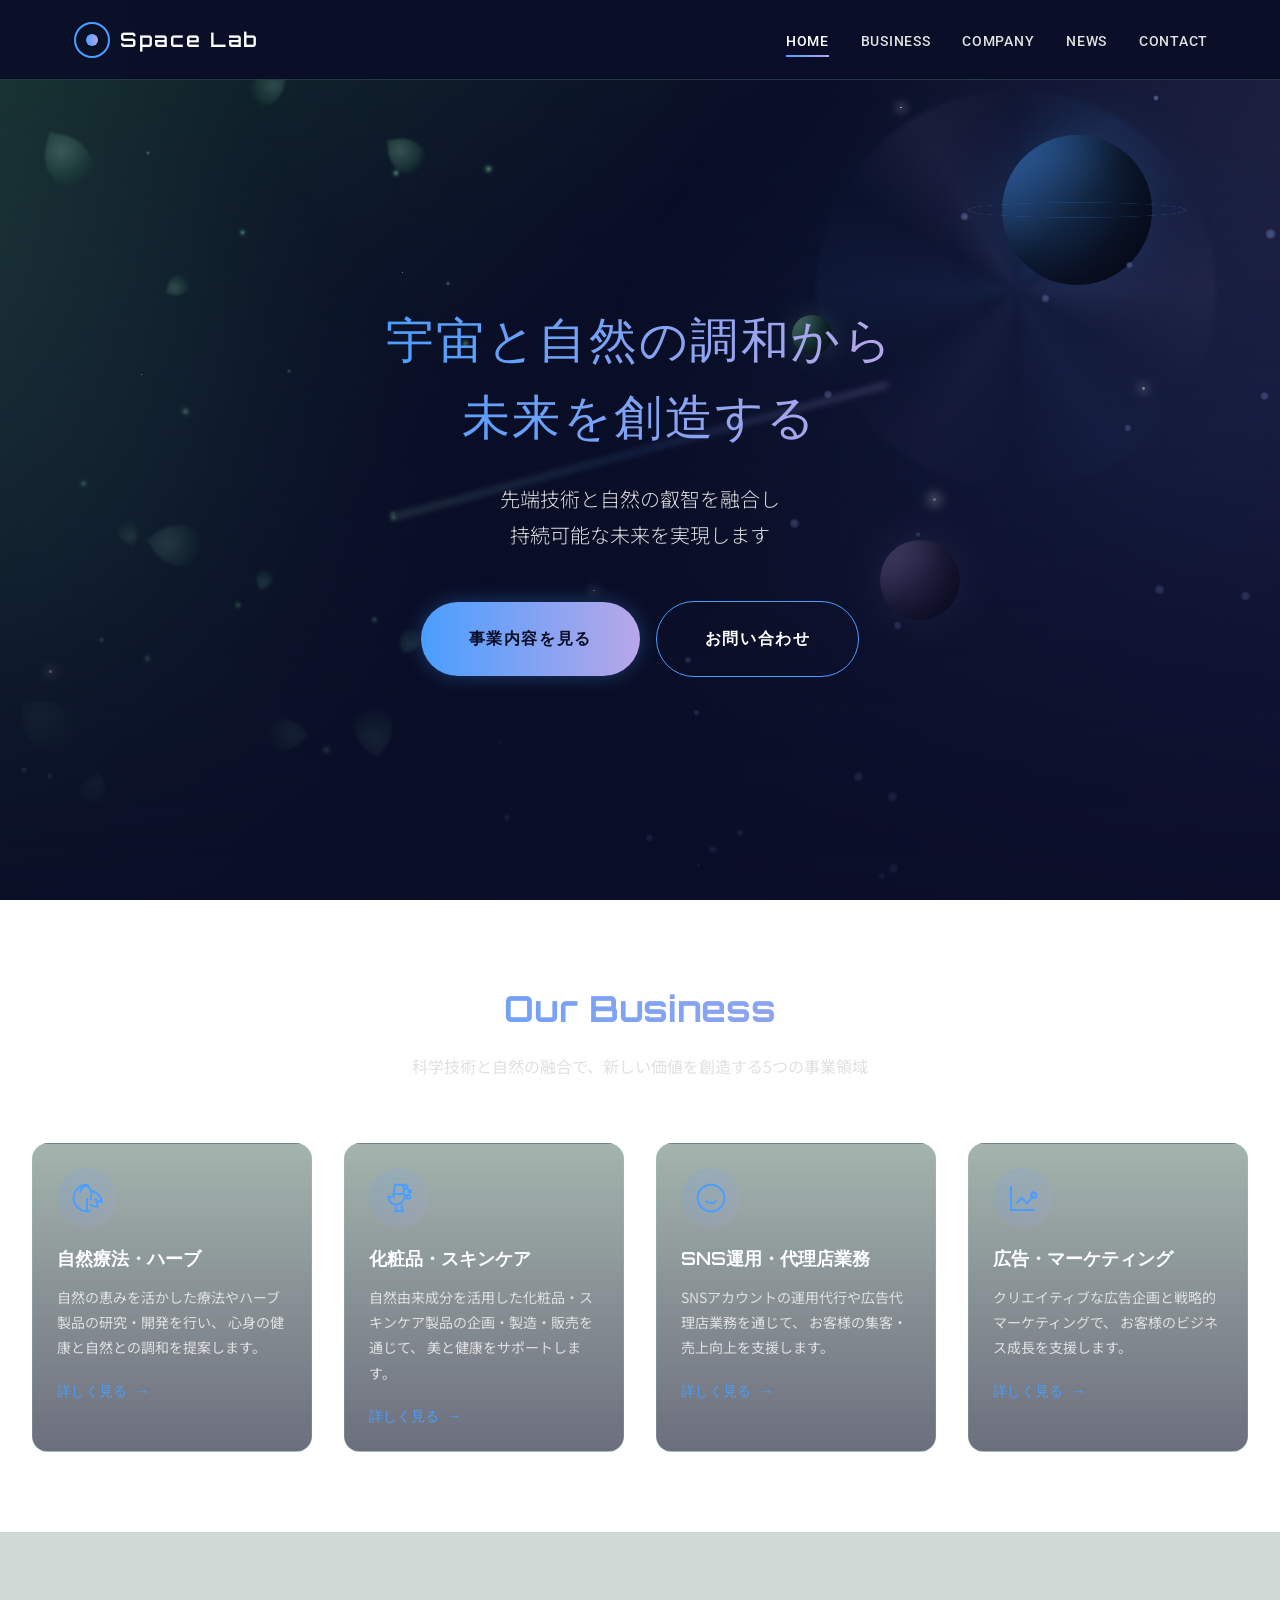
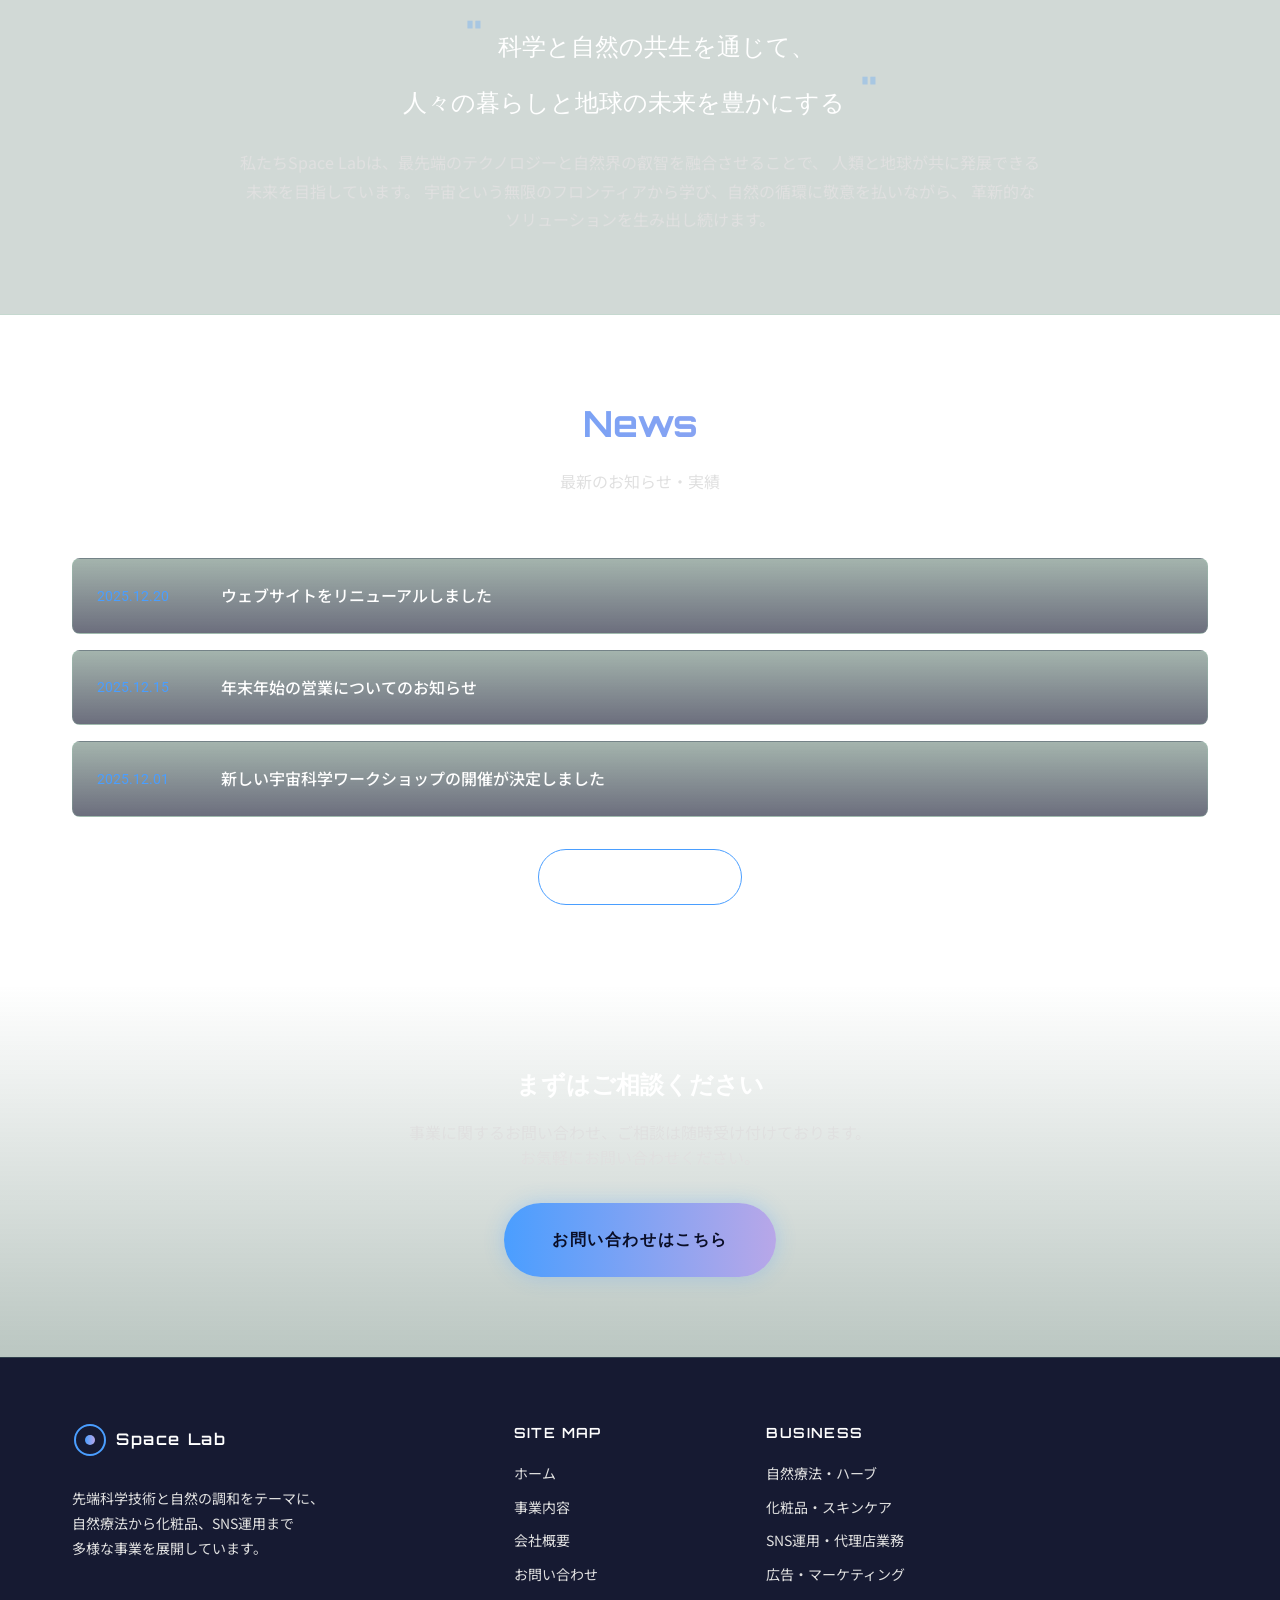
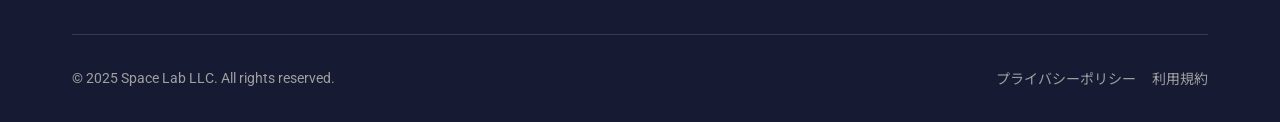
<file: index.html>
<!DOCTYPE html>
<html lang="ja">

<head>
  <meta charset="UTF-8">
  <meta name="viewport" content="width=device-width, initial-scale=1.0">
  <meta name="description" content="合同会社Space Lab - 先端科学技術と自然の調和をテーマに、自然療法、化粧品、SNS運用など多様な事業を展開。宇宙と自然の調和から、未来を創造します。">

  <!-- OGP設定 -->
  <meta property="og:title" content="合同会社Space Lab | 宇宙と自然の調和から、未来を創造する">
  <meta property="og:description" content="先端科学技術と自然の調和をテーマに、自然療法、化粧品、SNS運用など多様な事業を展開しています。">
  <meta property="og:type" content="website">
  <meta property="og:url" content="https://spacelab.co.jp/">
  <meta property="og:image" content="https://spacelab.co.jp/images/ogp.jpg">
  <meta property="og:site_name" content="合同会社Space Lab">
  <meta property="og:locale" content="ja_JP">

  <!-- Twitter Card -->
  <meta name="twitter:card" content="summary_large_image">
  <meta name="twitter:title" content="合同会社Space Lab | 宇宙と自然の調和から、未来を創造する">
  <meta name="twitter:description" content="先端科学技術と自然の調和をテーマに、自然療法、化粧品、SNS運用など多様な事業を展開しています。">

  <title>合同会社Space Lab | 宇宙と自然の調和から、未来を創造する</title>

  <!-- ファビコン（プレースホルダー） -->
  <link rel="icon"
    href="data:image/svg+xml,<svg xmlns='http://www.w3.org/2000/svg' viewBox='0 0 100 100'><circle cx='50' cy='50' r='40' fill='%230A0E27' stroke='%234A9EFF' stroke-width='4'/><circle cx='50' cy='50' r='15' fill='%234A9EFF'/></svg>">

  <!-- CSS読み込み -->
  <link rel="stylesheet" href="css/variables.css">
  <link rel="stylesheet" href="css/common.css">
  <link rel="stylesheet" href="css/responsive.css">
</head>

<body>
  <!-- ローディング画面 -->
  <div class="loading-screen" id="loading" aria-hidden="true">
    <div class="loading-content">
      <div class="loading-orbit">
        <div class="loading-sun"></div>
        <div class="loading-planet"></div>
        <div class="loading-planet loading-planet-2"></div>
      </div>
      <p class="loading-text">Loading...</p>
    </div>
  </div>

  <!-- 星空背景 -->
  <div class="stars-container" id="stars" aria-hidden="true"></div>

  <!-- ヘッダー -->
  <header class="header" id="header" role="banner">
    <div class="header__inner">
      <!-- ロゴ -->
      <a href="index.html" class="header__logo" aria-label="Space Lab ホーム">
        <span class="header__logo-icon" aria-hidden="true"></span>
        <span class="header__logo-text">Space Lab</span>
      </a>

      <!-- デスクトップナビゲーション -->
      <nav class="nav" role="navigation" aria-label="メインナビゲーション">
        <ul class="nav__list">
          <li><a href="index.html" class="nav__link active">Home</a></li>
          <li><a href="business.html" class="nav__link">Business</a></li>
          <li><a href="company.html" class="nav__link">Company</a></li>
          <li><a href="news.html" class="nav__link">News</a></li>
          <li><a href="contact.html" class="nav__link">Contact</a></li>
        </ul>
      </nav>

      <!-- ハンバーガーメニュー -->
      <button class="hamburger" id="hamburger" aria-label="メニューを開く" aria-expanded="false" aria-controls="mobile-nav">
        <span class="hamburger__line"></span>
        <span class="hamburger__line"></span>
        <span class="hamburger__line"></span>
      </button>
    </div>
  </header>

  <!-- モバイルナビゲーション -->
  <div class="mobile-nav__overlay" id="mobile-nav-overlay" aria-hidden="true"></div>
  <nav class="mobile-nav" id="mobile-nav" role="navigation" aria-label="モバイルナビゲーション">
    <ul class="mobile-nav__list">
      <li><a href="index.html" class="mobile-nav__link active">Home</a></li>
      <li><a href="business.html" class="mobile-nav__link">Business</a></li>
      <li><a href="company.html" class="mobile-nav__link">Company</a></li>
      <li><a href="news.html" class="mobile-nav__link">News</a></li>
      <li><a href="contact.html" class="mobile-nav__link">Contact</a></li>
    </ul>
  </nav>

  <!-- メインコンテンツ -->
  <main class="main" id="main" role="main">

    <!-- ヒーローセクション -->
    <section class="hero" aria-labelledby="hero-title">
      <div class="hero__bg" aria-hidden="true"></div>
      <div class="hero__content">
        <h1 class="hero__title" id="hero-title">
          宇宙と自然の調和から<br>未来を創造する
        </h1>
        <p class="hero__subtitle">
          先端技術と自然の叡智を融合し<br>
          持続可能な未来を実現します
        </p>
        <div class="hero__cta">
          <a href="business.html" class="btn btn--primary btn--large">事業内容を見る</a>
          <a href="contact.html" class="btn btn--secondary btn--large">お問い合わせ</a>
        </div>
      </div>
    </section>

    <!-- 事業概要セクション -->
    <section class="section" aria-labelledby="business-title">
      <div class="container">
        <header class="section-header fade-in">
          <h2 class="section-header__title" id="business-title">Our Business</h2>
          <p class="section-header__subtitle">
            科学技術と自然の融合で、新しい価値を創造する5つの事業領域
          </p>
        </header>

        <div class="business-grid">
          <!-- 自然療法・ハーブ事業 -->
          <article class="business-card fade-in delay-1">
            <div class="business-card__icon" aria-hidden="true">
              <svg viewBox="0 0 24 24" xmlns="http://www.w3.org/2000/svg">
                <path d="M12 2C6.5 2 2 6.5 2 12s4.5 10 10 10c.9 0 1.8-.1 2.6-.3" />
                <path d="M12 2c3 3 4 7.5 2.5 11.5" />
                <path d="M15 7c2 0 4 1 5.5 2.5S23 13 23 15c-2 0-4-1-5.5-2.5" />
                <path d="M18.5 12.5c1 2 1.5 4 1.5 6-2 0-4-.5-6-1.5" />
                <path d="M12 22V12" />
                <path d="M7 8c0-1.5.5-3 2-4s3-1.5 4-1" />
              </svg>
            </div>
            <h3 class="business-card__title">自然療法・ハーブ</h3>
            <p class="business-card__text">
              自然の恵みを活かした療法やハーブ製品の研究・開発を行い、
              心身の健康と自然との調和を提案します。
            </p>
            <a href="business.html#herb" class="business-card__link">
              詳しく見る <span aria-hidden="true">→</span>
            </a>
          </article>

          <!-- 化粧品・スキンケア事業 -->
          <article class="business-card fade-in delay-2">
            <div class="business-card__icon" aria-hidden="true">
              <svg viewBox="0 0 24 24" xmlns="http://www.w3.org/2000/svg">
                <path d="M9 2h6l1 7H8L9 2z" />
                <path d="M8 9h8v2a6 6 0 01-6 6H10a6 6 0 01-6-6h4z" />
                <path d="M10 17v5" />
                <path d="M14 17v5" />
                <path d="M8 22h8" />
                <circle cx="17" cy="4" r="1.5" />
                <circle cx="20" cy="7" r="1" />
                <circle cx="19" cy="11" r="1.5" />
              </svg>
            </div>
            <h3 class="business-card__title">化粧品・スキンケア</h3>
            <p class="business-card__text">
              自然由来成分を活用した化粧品・スキンケア製品の企画・製造・販売を通じて、
              美と健康をサポートします。
            </p>
            <a href="business.html#cosmetics" class="business-card__link">
              詳しく見る <span aria-hidden="true">→</span>
            </a>
          </article>

          <!-- SNS運用・代理店業務 -->
          <article class="business-card fade-in delay-3">
            <div class="business-card__icon" aria-hidden="true">
              <svg viewBox="0 0 24 24" xmlns="http://www.w3.org/2000/svg">
                <circle cx="12" cy="12" r="10" />
                <path d="M8 14s1.5 2 4 2 4-2 4-2" />
                <line x1="9" y1="9" x2="9.01" y2="9" stroke-width="2" />
                <line x1="15" y1="9" x2="15.01" y2="9" stroke-width="2" />
              </svg>
            </div>
            <h3 class="business-card__title">SNS運用・代理店業務</h3>
            <p class="business-card__text">
              SNSアカウントの運用代行や広告代理店業務を通じて、
              お客様の集客・売上向上を支援します。
            </p>
            <a href="business.html#agency" class="business-card__link">
              詳しく見る <span aria-hidden="true">→</span>
            </a>
          </article>

          <!-- 広告・マーケティング事業 -->
          <article class="business-card fade-in delay-4">
            <div class="business-card__icon" aria-hidden="true">
              <svg viewBox="0 0 24 24" xmlns="http://www.w3.org/2000/svg">
                <path d="M3 3v18h18" />
                <path d="M7 16l4-4 4 4 5-6" />
                <circle cx="20" cy="10" r="2" />
                <path d="M18.5 8.5L20 7" />
              </svg>
            </div>
            <h3 class="business-card__title">広告・マーケティング</h3>
            <p class="business-card__text">
              クリエイティブな広告企画と戦略的マーケティングで、
              お客様のビジネス成長を支援します。
            </p>
            <a href="business.html#marketing" class="business-card__link">
              詳しく見る <span aria-hidden="true">→</span>
            </a>
          </article>
        </div>
      </div>
    </section>

    <!-- 企業理念セクション -->
    <section class="section philosophy" aria-labelledby="philosophy-title">
      <div class="container">
        <div class="philosophy__content fade-in">
          <h2 class="sr-only" id="philosophy-title">企業理念</h2>
          <blockquote class="philosophy__quote">
            科学と自然の共生を通じて、<br>
            人々の暮らしと地球の未来を豊かにする
          </blockquote>
          <p class="philosophy__text">
            私たちSpace Labは、最先端のテクノロジーと自然界の叡智を融合させることで、
            人類と地球が共に発展できる未来を目指しています。
            宇宙という無限のフロンティアから学び、自然の循環に敬意を払いながら、
            革新的なソリューションを生み出し続けます。
          </p>
        </div>
      </div>
    </section>

    <!-- お知らせセクション -->
    <section class="section" aria-labelledby="news-title">
      <div class="container">
        <header class="section-header fade-in">
          <h2 class="section-header__title" id="news-title">News</h2>
          <p class="section-header__subtitle">最新のお知らせ・実績</p>
        </header>

        <div class="news__list">
          <a href="news.html" class="news__item fade-in delay-1">
            <time class="news__date" datetime="2025-12-20">2025.12.20</time>
            <span class="news__title">ウェブサイトをリニューアルしました</span>
          </a>
          <a href="news.html" class="news__item fade-in delay-2">
            <time class="news__date" datetime="2025-12-15">2025.12.15</time>
            <span class="news__title">年末年始の営業についてのお知らせ</span>
          </a>
          <a href="news.html" class="news__item fade-in delay-3">
            <time class="news__date" datetime="2025-12-01">2025.12.01</time>
            <span class="news__title">新しい宇宙科学ワークショップの開催が決定しました</span>
          </a>
        </div>

        <div class="text-center mt-6 fade-in delay-4">
          <a href="news.html" class="btn btn--secondary">お知らせ一覧を見る</a>
        </div>
      </div>
    </section>

    <!-- CTAセクション -->
    <section class="section cta-section" aria-labelledby="cta-title">
      <div class="container">
        <div class="fade-in">
          <h2 class="cta-section__title" id="cta-title">まずはご相談ください</h2>
          <p class="cta-section__text">
            事業に関するお問い合わせ、ご相談は随時受け付けております。<br>
            お気軽にお問い合わせください。
          </p>
          <a href="contact.html" class="btn btn--primary btn--large">お問い合わせはこちら</a>
        </div>
      </div>
    </section>

  </main>

  <!-- フッター -->
  <footer class="footer" role="contentinfo">
    <div class="container">
      <div class="footer__inner">
        <!-- 会社情報 -->
        <div class="footer__section">
          <a href="index.html" class="footer__logo" aria-label="Space Lab ホーム">
            <span class="footer__logo-icon" aria-hidden="true"></span>
            <span class="footer__logo-text">Space Lab</span>
          </a>
          <p class="footer__description">
            先端科学技術と自然の調和をテーマに、<br>
            自然療法から化粧品、SNS運用まで<br>
            多様な事業を展開しています。
          </p>
        </div>

        <!-- サイトマップ -->
        <div class="footer__section">
          <h3 class="footer__title">Site Map</h3>
          <ul class="footer__links">
            <li><a href="index.html" class="footer__link">ホーム</a></li>
            <li><a href="business.html" class="footer__link">事業内容</a></li>
            <li><a href="company.html" class="footer__link">会社概要</a></li>
            <li><a href="contact.html" class="footer__link">お問い合わせ</a></li>
          </ul>
        </div>

        <!-- 事業領域 -->
        <div class="footer__section">
          <h3 class="footer__title">Business</h3>
          <ul class="footer__links">
            <li><a href="business.html#herb" class="footer__link">自然療法・ハーブ</a></li>
            <li><a href="business.html#cosmetics" class="footer__link">化粧品・スキンケア</a></li>
            <li><a href="business.html#agency" class="footer__link">SNS運用・代理店業務</a></li>
            <li><a href="business.html#marketing" class="footer__link">広告・マーケティング</a></li>
          </ul>
        </div>

        <!-- SNS -->
      </div>

      <!-- コピーライト -->
      <div class="footer__bottom">
        <p class="footer__copyright">© 2025 Space Lab LLC. All rights reserved.</p>
        <div class="footer__legal">
          <a href="#" class="footer__legal-link">プライバシーポリシー</a>
          <a href="#" class="footer__legal-link">利用規約</a>
        </div>
      </div>
    </div>
  </footer>

  <!-- JavaScript読み込み -->
  <script src="js/main.js"></script>
</body>

</html>
</file>
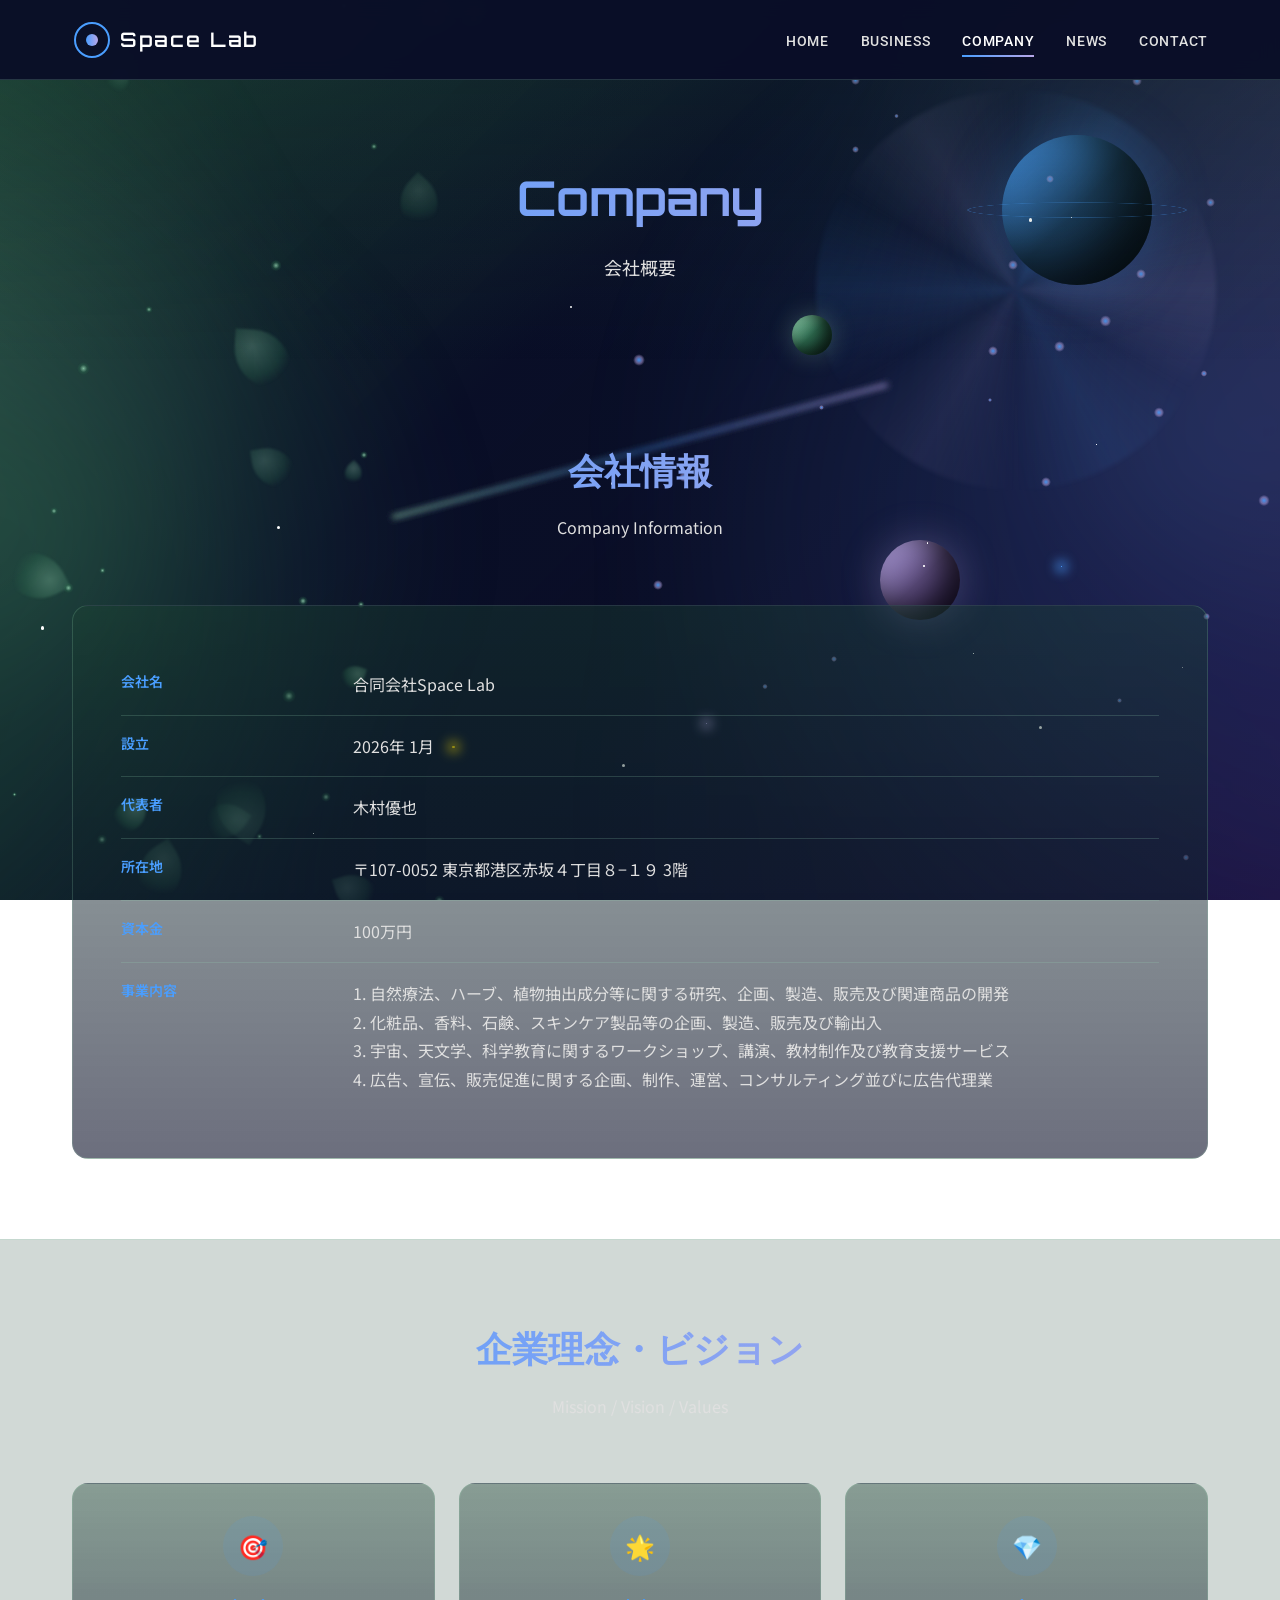
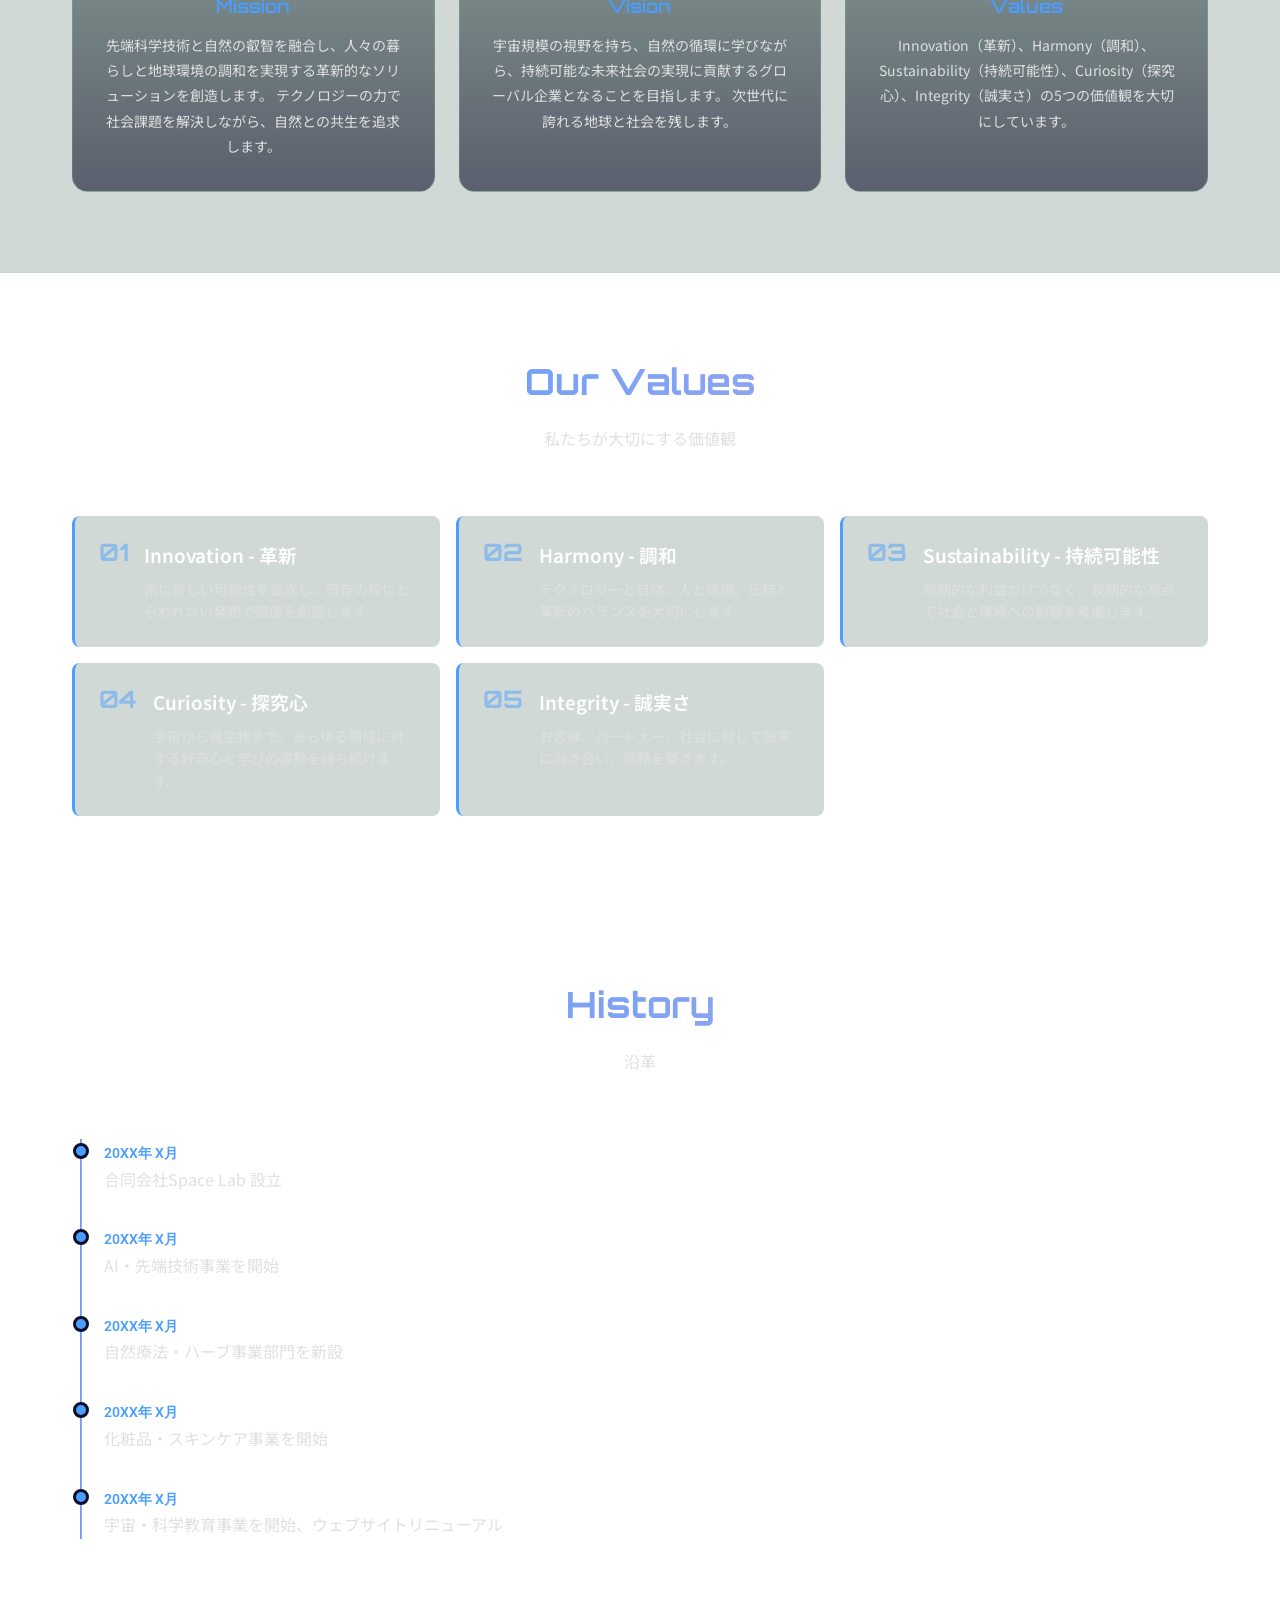
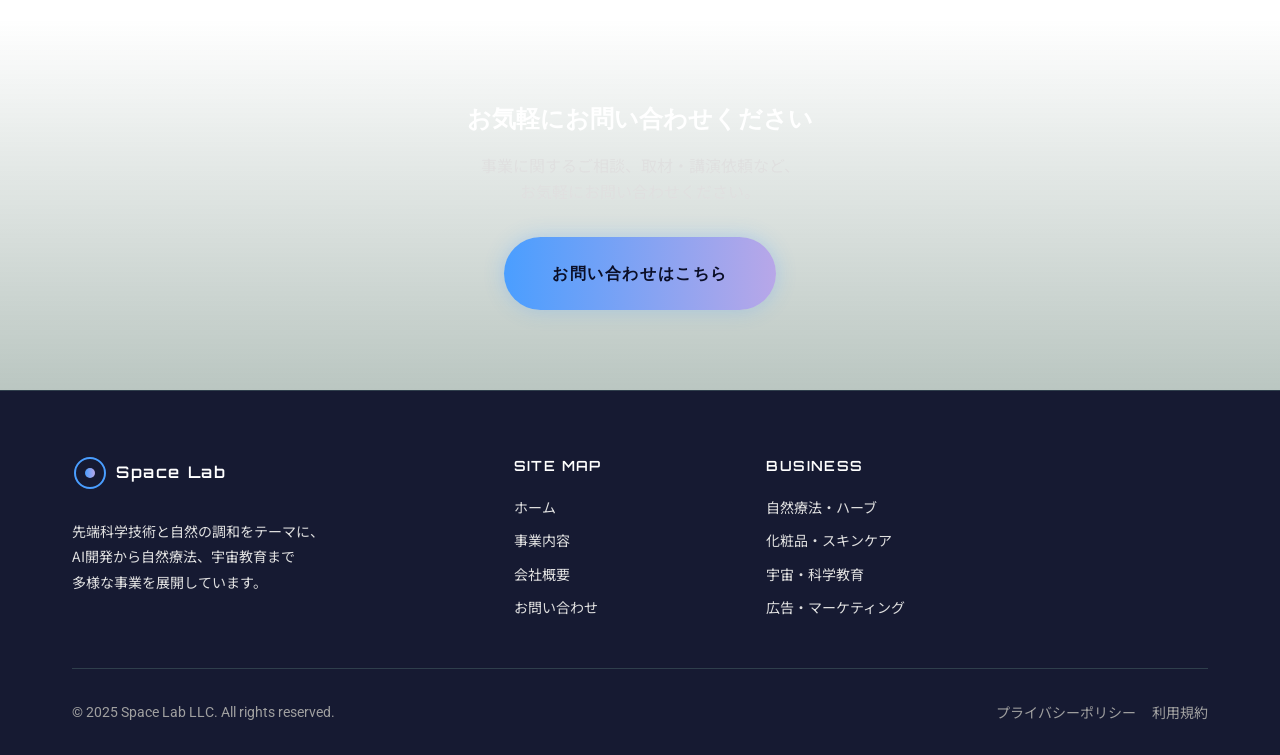
<file: company.html>
<!DOCTYPE html>
<html lang="ja">
<head>
  <meta charset="UTF-8">
  <meta name="viewport" content="width=device-width, initial-scale=1.0">
  <meta name="description" content="合同会社Space Labの会社概要 - 先端科学技術と自然の調和をコンセプトに、革新的なソリューションを提供する企業です。">
  
  <!-- OGP設定 -->
  <meta property="og:title" content="会社概要 | 合同会社Space Lab">
  <meta property="og:description" content="先端科学技術と自然の調和をコンセプトに、革新的なソリューションを提供する企業です。">
  <meta property="og:type" content="website">
  <meta property="og:url" content="https://spacelab.co.jp/company.html">
  <meta property="og:image" content="https://spacelab.co.jp/images/ogp-company.jpg">
  <meta property="og:site_name" content="合同会社Space Lab">
  
  <title>会社概要 | 合同会社Space Lab</title>
  
  <!-- ファビコン -->
  <link rel="icon" href="data:image/svg+xml,<svg xmlns='http://www.w3.org/2000/svg' viewBox='0 0 100 100'><circle cx='50' cy='50' r='40' fill='%230A0E27' stroke='%234A9EFF' stroke-width='4'/><circle cx='50' cy='50' r='15' fill='%234A9EFF'/></svg>">
  
  <!-- CSS読み込み -->
  <link rel="stylesheet" href="css/variables.css">
  <link rel="stylesheet" href="css/common.css">
  <link rel="stylesheet" href="css/responsive.css">
</head>
<body>
  <!-- ローディング画面 -->
  <div class="loading-screen" id="loading" aria-hidden="true">
    <div class="loading-content">
      <div class="loading-orbit">
        <div class="loading-sun"></div>
        <div class="loading-planet"></div>
        <div class="loading-planet loading-planet-2"></div>
      </div>
      <p class="loading-text">Loading...</p>
    </div>
  </div>

  <!-- 星空背景 -->
  <div class="stars-container" id="stars" aria-hidden="true"></div>

  <!-- ヘッダー -->
  <header class="header" id="header" role="banner">
    <div class="header__inner">
      <a href="index.html" class="header__logo" aria-label="Space Lab ホーム">
        <span class="header__logo-icon" aria-hidden="true"></span>
        <span class="header__logo-text">Space Lab</span>
      </a>
      
      <nav class="nav" role="navigation" aria-label="メインナビゲーション">
        <ul class="nav__list">
          <li><a href="index.html" class="nav__link">Home</a></li>
          <li><a href="business.html" class="nav__link">Business</a></li>
          <li><a href="company.html" class="nav__link active">Company</a></li>
          <li><a href="news.html" class="nav__link">News</a></li>
          <li><a href="contact.html" class="nav__link">Contact</a></li>
        </ul>
      </nav>
      
      <button class="hamburger" id="hamburger" aria-label="メニューを開く" aria-expanded="false" aria-controls="mobile-nav">
        <span class="hamburger__line"></span>
        <span class="hamburger__line"></span>
        <span class="hamburger__line"></span>
      </button>
    </div>
  </header>

  <!-- モバイルナビゲーション -->
  <div class="mobile-nav__overlay" id="mobile-nav-overlay" aria-hidden="true"></div>
  <nav class="mobile-nav" id="mobile-nav" role="navigation" aria-label="モバイルナビゲーション">
    <ul class="mobile-nav__list">
      <li><a href="index.html" class="mobile-nav__link">Home</a></li>
      <li><a href="business.html" class="mobile-nav__link">Business</a></li>
      <li><a href="company.html" class="mobile-nav__link active">Company</a></li>
      <li><a href="news.html" class="mobile-nav__link">News</a></li>
      <li><a href="contact.html" class="mobile-nav__link">Contact</a></li>
    </ul>
  </nav>

  <!-- メインコンテンツ -->
  <main class="main" id="main" role="main">
    
    <!-- ページヘッダー -->
    <section class="page-header">
      <div class="container">
        <h1 class="page-header__title fade-in">Company</h1>
        <p class="page-header__subtitle fade-in delay-1">会社概要</p>
      </div>
    </section>

    <!-- 会社情報セクション -->
    <section class="section" aria-labelledby="info-title">
      <div class="container">
        <header class="section-header fade-in">
          <h2 class="section-header__title" id="info-title">会社情報</h2>
          <p class="section-header__subtitle">Company Information</p>
        </header>
        
        <div class="company-info fade-in">
          <dl class="company-info__table">
            <div class="company-info__row">
              <dt class="company-info__label">会社名</dt>
              <dd class="company-info__value">合同会社Space Lab</dd>
            </div>
            <div class="company-info__row">
              <dt class="company-info__label">設立</dt>
              <dd class="company-info__value">2026年 1月</dd>
            </div>
            <div class="company-info__row">
              <dt class="company-info__label">代表者</dt>
              <dd class="company-info__value">木村優也</dd>
            </div>
            <div class="company-info__row">
              <dt class="company-info__label">所在地</dt>
              <dd class="company-info__value">〒107-0052 東京都港区赤坂４丁目８−１９ 3階</dd>
            </div>
            <div class="company-info__row">
              <dt class="company-info__label">資本金</dt>
              <dd class="company-info__value">100万円</dd>
            </div>
            <div class="company-info__row">
              <dt class="company-info__label">事業内容</dt>
              <dd class="company-info__value">
                1. 自然療法、ハーブ、植物抽出成分等に関する研究、企画、製造、販売及び関連商品の開発<br>
                2. 化粧品、香料、石鹸、スキンケア製品等の企画、製造、販売及び輸出入<br>
                3. 宇宙、天文学、科学教育に関するワークショップ、講演、教材制作及び教育支援サービス<br>
                4. 広告、宣伝、販売促進に関する企画、制作、運営、コンサルティング並びに広告代理業
              </dd>
            </div>
          </dl>
        </div>
      </div>
    </section>

    <!-- 企業理念・ビジョン -->
    <section class="section philosophy" aria-labelledby="vision-title">
      <div class="container">
        <header class="section-header fade-in">
          <h2 class="section-header__title" id="vision-title">企業理念・ビジョン</h2>
          <p class="section-header__subtitle">Mission / Vision / Values</p>
        </header>
        
        <div class="vision-cards">
          <!-- ミッション -->
          <article class="vision-card fade-in delay-1">
            <div class="vision-card__icon" aria-hidden="true">🎯</div>
            <h3 class="vision-card__title">Mission</h3>
            <p class="vision-card__text">
              先端科学技術と自然の叡智を融合し、人々の暮らしと地球環境の調和を実現する革新的なソリューションを創造します。
              テクノロジーの力で社会課題を解決しながら、自然との共生を追求します。
            </p>
          </article>

          <!-- ビジョン -->
          <article class="vision-card fade-in delay-2">
            <div class="vision-card__icon" aria-hidden="true">🌟</div>
            <h3 class="vision-card__title">Vision</h3>
            <p class="vision-card__text">
              宇宙規模の視野を持ち、自然の循環に学びながら、持続可能な未来社会の実現に貢献するグローバル企業となることを目指します。
              次世代に誇れる地球と社会を残します。
            </p>
          </article>

          <!-- バリュー -->
          <article class="vision-card fade-in delay-3">
            <div class="vision-card__icon" aria-hidden="true">💎</div>
            <h3 class="vision-card__title">Values</h3>
            <p class="vision-card__text">
              Innovation（革新）、Harmony（調和）、Sustainability（持続可能性）、Curiosity（探究心）、Integrity（誠実さ）の5つの価値観を大切にしています。
            </p>
          </article>
        </div>
      </div>
    </section>

    <!-- バリュー詳細 -->
    <section class="section" aria-labelledby="values-title">
      <div class="container">
        <header class="section-header fade-in">
          <h2 class="section-header__title" id="values-title">Our Values</h2>
          <p class="section-header__subtitle">私たちが大切にする価値観</p>
        </header>
        
        <div class="values">
          <div class="value-item fade-in delay-1">
            <span class="value-item__number">01</span>
            <div class="value-item__content">
              <h3 class="value-item__title">Innovation - 革新</h3>
              <p class="value-item__text">常に新しい可能性を追求し、既存の枠にとらわれない発想で価値を創造します。</p>
            </div>
          </div>
          
          <div class="value-item fade-in delay-2">
            <span class="value-item__number">02</span>
            <div class="value-item__content">
              <h3 class="value-item__title">Harmony - 調和</h3>
              <p class="value-item__text">テクノロジーと自然、人と環境、伝統と革新のバランスを大切にします。</p>
            </div>
          </div>
          
          <div class="value-item fade-in delay-3">
            <span class="value-item__number">03</span>
            <div class="value-item__content">
              <h3 class="value-item__title">Sustainability - 持続可能性</h3>
              <p class="value-item__text">短期的な利益だけでなく、長期的な視点で社会と環境への影響を考慮します。</p>
            </div>
          </div>
          
          <div class="value-item fade-in delay-4">
            <span class="value-item__number">04</span>
            <div class="value-item__content">
              <h3 class="value-item__title">Curiosity - 探究心</h3>
              <p class="value-item__text">宇宙から微生物まで、あらゆる領域に対する好奇心と学びの姿勢を持ち続けます。</p>
            </div>
          </div>
          
          <div class="value-item fade-in delay-5">
            <span class="value-item__number">05</span>
            <div class="value-item__content">
              <h3 class="value-item__title">Integrity - 誠実さ</h3>
              <p class="value-item__text">お客様、パートナー、社会に対して誠実に向き合い、信頼を築きます。</p>
            </div>
          </div>
        </div>
      </div>
    </section>

    <!-- 沿革 -->
    <section class="section" aria-labelledby="history-title">
      <div class="container">
        <header class="section-header fade-in">
          <h2 class="section-header__title" id="history-title">History</h2>
          <p class="section-header__subtitle">沿革</p>
        </header>
        
        <div class="timeline fade-in">
          <div class="timeline__item">
            <div class="timeline__marker"></div>
            <time class="timeline__date">20XX年 X月</time>
            <p class="timeline__content">合同会社Space Lab 設立</p>
          </div>
          
          <div class="timeline__item">
            <div class="timeline__marker"></div>
            <time class="timeline__date">20XX年 X月</time>
            <p class="timeline__content">AI・先端技術事業を開始</p>
          </div>
          
          <div class="timeline__item">
            <div class="timeline__marker"></div>
            <time class="timeline__date">20XX年 X月</time>
            <p class="timeline__content">自然療法・ハーブ事業部門を新設</p>
          </div>
          
          <div class="timeline__item">
            <div class="timeline__marker"></div>
            <time class="timeline__date">20XX年 X月</time>
            <p class="timeline__content">化粧品・スキンケア事業を開始</p>
          </div>
          
          <div class="timeline__item">
            <div class="timeline__marker"></div>
            <time class="timeline__date">20XX年 X月</time>
            <p class="timeline__content">宇宙・科学教育事業を開始、ウェブサイトリニューアル</p>
          </div>
        </div>
      </div>
    </section>

    <!-- CTAセクション -->
    <section class="section cta-section" aria-labelledby="cta-title">
      <div class="container">
        <div class="fade-in">
          <h2 class="cta-section__title" id="cta-title">お気軽にお問い合わせください</h2>
          <p class="cta-section__text">
            事業に関するご相談、取材・講演依頼など、<br>
            お気軽にお問い合わせください。
          </p>
          <a href="contact.html" class="btn btn--primary btn--large">お問い合わせはこちら</a>
        </div>
      </div>
    </section>

  </main>

  <!-- フッター -->
  <footer class="footer" role="contentinfo">
    <div class="container">
      <div class="footer__inner">
        <div class="footer__section">
          <a href="index.html" class="footer__logo" aria-label="Space Lab ホーム">
            <span class="footer__logo-icon" aria-hidden="true"></span>
            <span class="footer__logo-text">Space Lab</span>
          </a>
          <p class="footer__description">
            先端科学技術と自然の調和をテーマに、<br>
            AI開発から自然療法、宇宙教育まで<br>
            多様な事業を展開しています。
          </p>
        </div>

        <div class="footer__section">
          <h3 class="footer__title">Site Map</h3>
          <ul class="footer__links">
            <li><a href="index.html" class="footer__link">ホーム</a></li>
            <li><a href="business.html" class="footer__link">事業内容</a></li>
            <li><a href="company.html" class="footer__link">会社概要</a></li>
            <li><a href="contact.html" class="footer__link">お問い合わせ</a></li>
          </ul>
        </div>

        <div class="footer__section">
          <h3 class="footer__title">Business</h3>
          <ul class="footer__links">
            <li><a href="business.html#herb" class="footer__link">自然療法・ハーブ</a></li>
            <li><a href="business.html#cosmetics" class="footer__link">化粧品・スキンケア</a></li>
            <li><a href="business.html#education" class="footer__link">宇宙・科学教育</a></li>
            <li><a href="business.html#marketing" class="footer__link">広告・マーケティング</a></li>
          </ul>
        </div>

      </div>

      <div class="footer__bottom">
        <p class="footer__copyright">© 2025 Space Lab LLC. All rights reserved.</p>
        <div class="footer__legal">
          <a href="#" class="footer__legal-link">プライバシーポリシー</a>
          <a href="#" class="footer__legal-link">利用規約</a>
        </div>
      </div>
    </div>
  </footer>

  <script src="js/main.js"></script>
</body>
</html>
</file>
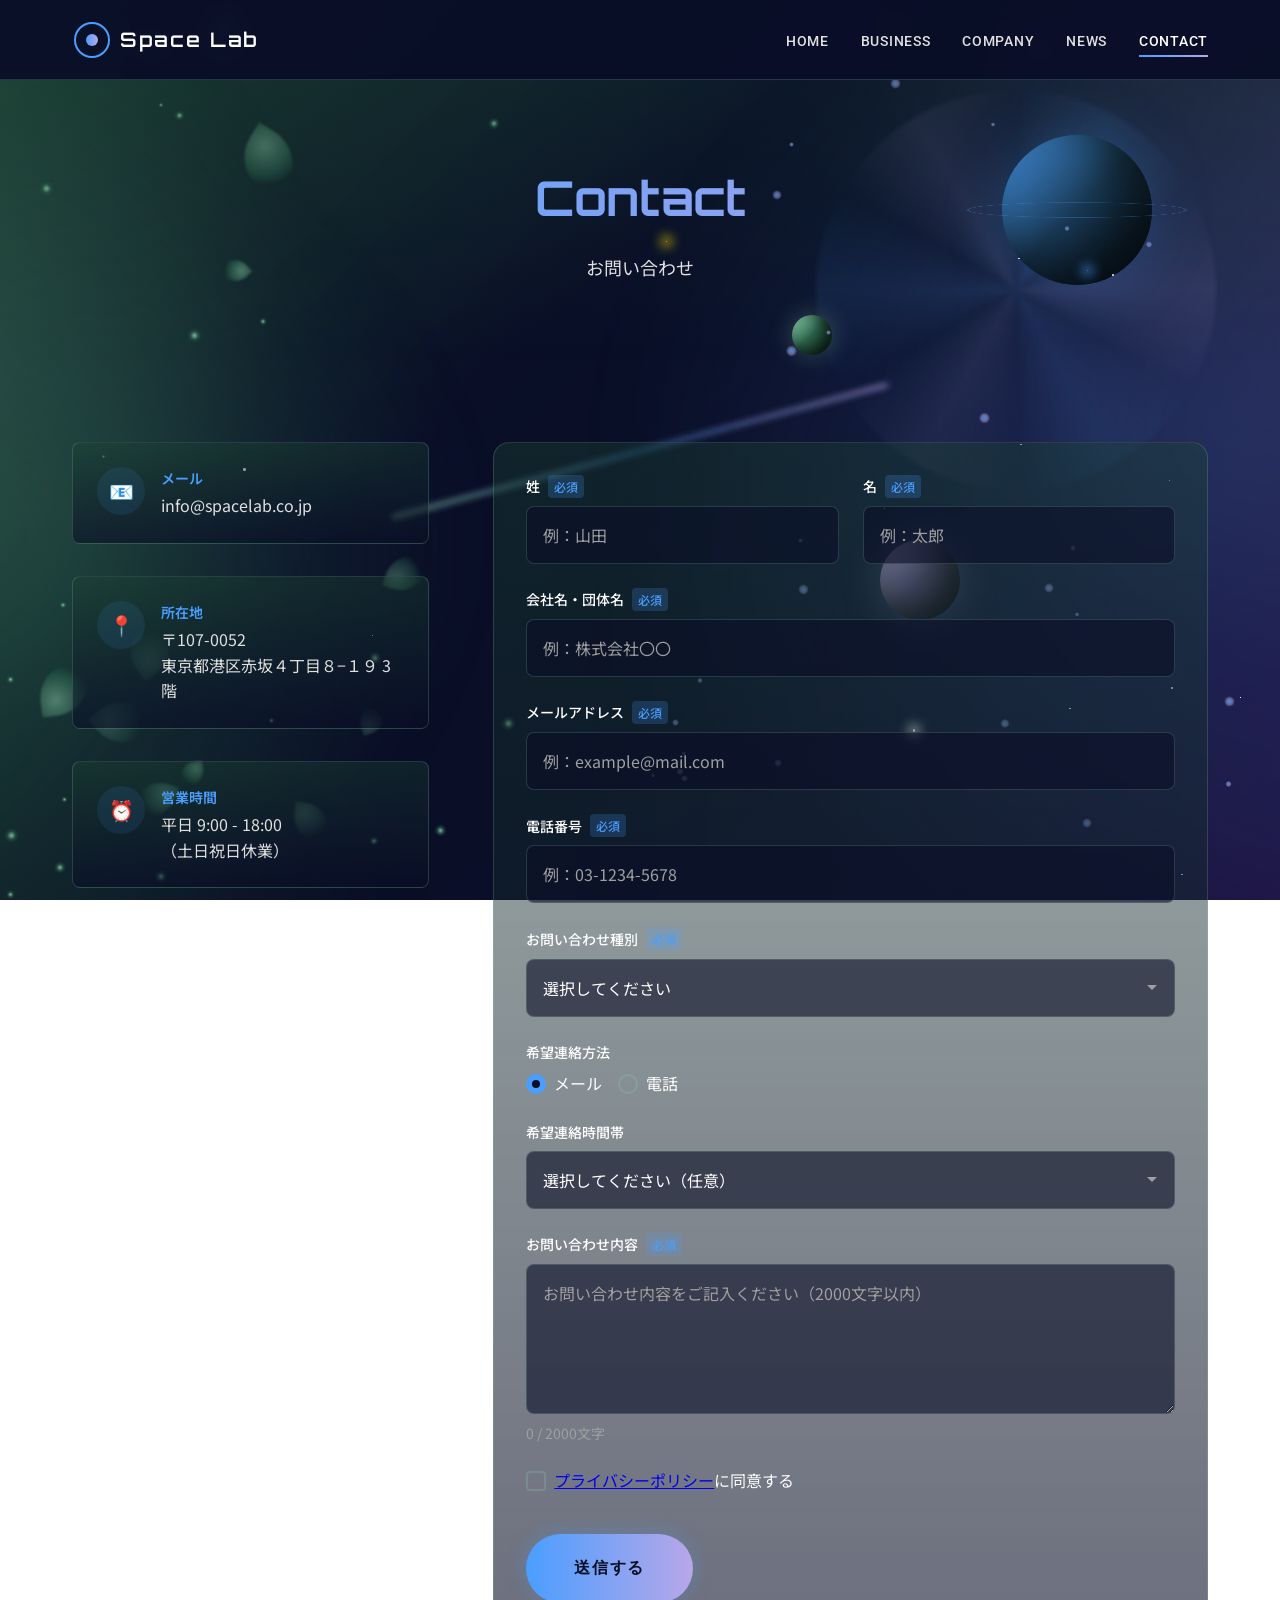
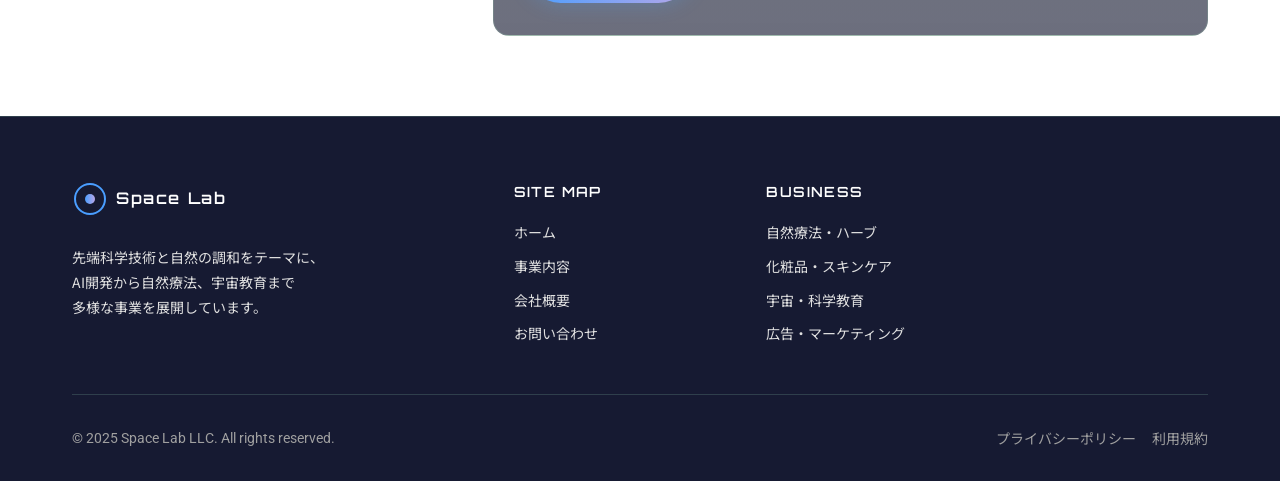
<file: contact.html>
<!DOCTYPE html>
<html lang="ja">
<head>
  <meta charset="UTF-8">
  <meta name="viewport" content="width=device-width, initial-scale=1.0">
  <meta name="description" content="合同会社Space Labへのお問い合わせ - AI・先端技術、自然療法、化粧品、宇宙教育、広告マーケティングに関するご相談を承ります。">
  
  <!-- OGP設定 -->
  <meta property="og:title" content="お問い合わせ | 合同会社Space Lab">
  <meta property="og:description" content="AI・先端技術、自然療法、化粧品、宇宙教育、広告マーケティングに関するご相談を承ります。">
  <meta property="og:type" content="website">
  <meta property="og:url" content="https://spacelab.co.jp/contact.html">
  <meta property="og:image" content="https://spacelab.co.jp/images/ogp-contact.jpg">
  <meta property="og:site_name" content="合同会社Space Lab">
  
  <title>お問い合わせ | 合同会社Space Lab</title>
  
  <!-- ファビコン -->
  <link rel="icon" href="data:image/svg+xml,<svg xmlns='http://www.w3.org/2000/svg' viewBox='0 0 100 100'><circle cx='50' cy='50' r='40' fill='%230A0E27' stroke='%234A9EFF' stroke-width='4'/><circle cx='50' cy='50' r='15' fill='%234A9EFF'/></svg>">
  
  <!-- CSS読み込み -->
  <link rel="stylesheet" href="css/variables.css">
  <link rel="stylesheet" href="css/common.css">
  <link rel="stylesheet" href="css/responsive.css">
</head>
<body>
  <!-- ローディング画面 -->
  <div class="loading-screen" id="loading" aria-hidden="true">
    <div class="loading-content">
      <div class="loading-orbit">
        <div class="loading-sun"></div>
        <div class="loading-planet"></div>
        <div class="loading-planet loading-planet-2"></div>
      </div>
      <p class="loading-text">Loading...</p>
    </div>
  </div>

  <!-- 星空背景 -->
  <div class="stars-container" id="stars" aria-hidden="true"></div>

  <!-- ヘッダー -->
  <header class="header" id="header" role="banner">
    <div class="header__inner">
      <a href="index.html" class="header__logo" aria-label="Space Lab ホーム">
        <span class="header__logo-icon" aria-hidden="true"></span>
        <span class="header__logo-text">Space Lab</span>
      </a>
      
      <nav class="nav" role="navigation" aria-label="メインナビゲーション">
        <ul class="nav__list">
          <li><a href="index.html" class="nav__link">Home</a></li>
          <li><a href="business.html" class="nav__link">Business</a></li>
          <li><a href="company.html" class="nav__link">Company</a></li>
          <li><a href="news.html" class="nav__link">News</a></li>
          <li><a href="contact.html" class="nav__link active">Contact</a></li>
        </ul>
      </nav>
      
      <button class="hamburger" id="hamburger" aria-label="メニューを開く" aria-expanded="false" aria-controls="mobile-nav">
        <span class="hamburger__line"></span>
        <span class="hamburger__line"></span>
        <span class="hamburger__line"></span>
      </button>
    </div>
  </header>

  <!-- モバイルナビゲーション -->
  <div class="mobile-nav__overlay" id="mobile-nav-overlay" aria-hidden="true"></div>
  <nav class="mobile-nav" id="mobile-nav" role="navigation" aria-label="モバイルナビゲーション">
    <ul class="mobile-nav__list">
      <li><a href="index.html" class="mobile-nav__link">Home</a></li>
      <li><a href="business.html" class="mobile-nav__link">Business</a></li>
      <li><a href="company.html" class="mobile-nav__link">Company</a></li>
      <li><a href="news.html" class="mobile-nav__link">News</a></li>
      <li><a href="contact.html" class="mobile-nav__link active">Contact</a></li>
    </ul>
  </nav>

  <!-- メインコンテンツ -->
  <main class="main" id="main" role="main">
    
    <!-- ページヘッダー -->
    <section class="page-header">
      <div class="container">
        <h1 class="page-header__title fade-in">Contact</h1>
        <p class="page-header__subtitle fade-in delay-1">お問い合わせ</p>
      </div>
    </section>

    <!-- お問い合わせセクション -->
    <section class="section" aria-labelledby="contact-title">
      <div class="container">
        <div class="contact-section">
          
          <!-- お問い合わせ情報 -->
          <div class="contact-info fade-in">
            <h2 class="sr-only" id="contact-title">お問い合わせ方法</h2>
            
            <div class="contact-info__item">
              <div class="contact-info__icon" aria-hidden="true">📧</div>
              <div class="contact-info__content">
                <p class="contact-info__label">メール</p>
                <p class="contact-info__value">info@spacelab.co.jp</p>
              </div>
            </div>
            
            <div class="contact-info__item">
              <div class="contact-info__icon" aria-hidden="true">📍</div>
              <div class="contact-info__content">
                <p class="contact-info__label">所在地</p>
                <p class="contact-info__value">〒107-0052<br>東京都港区赤坂４丁目８−１９ 3階</p>
              </div>
            </div>
            
            <div class="contact-info__item">
              <div class="contact-info__icon" aria-hidden="true">⏰</div>
              <div class="contact-info__content">
                <p class="contact-info__label">営業時間</p>
                <p class="contact-info__value">平日 9:00 - 18:00<br>（土日祝日休業）</p>
              </div>
            </div>
          </div>

          <!-- お問い合わせフォーム -->
          <div class="contact-form fade-in delay-1">
            <form class="form" id="contact-form" novalidate>
              
              <!-- お名前 -->
              <div class="form__row">
                <div class="form__group" data-validate="required">
                  <label class="form__label" for="lastName">
                    姓
                    <span class="form__required">必須</span>
                  </label>
                  <input type="text" 
                         id="lastName" 
                         name="lastName" 
                         class="form__input" 
                         placeholder="例：山田"
                         required
                         aria-describedby="lastName-error">
                  <span class="form__error" id="lastName-error" role="alert">姓を入力してください</span>
                </div>
                
                <div class="form__group" data-validate="required">
                  <label class="form__label" for="firstName">
                    名
                    <span class="form__required">必須</span>
                  </label>
                  <input type="text" 
                         id="firstName" 
                         name="firstName" 
                         class="form__input" 
                         placeholder="例：太郎"
                         required
                         aria-describedby="firstName-error">
                  <span class="form__error" id="firstName-error" role="alert">名を入力してください</span>
                </div>
              </div>

              <!-- 会社名 -->
              <div class="form__group" data-validate="required">
                <label class="form__label" for="company">
                  会社名・団体名
                  <span class="form__required">必須</span>
                </label>
                <input type="text" 
                       id="company" 
                       name="company" 
                       class="form__input" 
                       placeholder="例：株式会社〇〇"
                       required
                       aria-describedby="company-error">
                <span class="form__error" id="company-error" role="alert">会社名・団体名を入力してください</span>
              </div>

              <!-- メールアドレス -->
              <div class="form__group" data-validate="email">
                <label class="form__label" for="email">
                  メールアドレス
                  <span class="form__required">必須</span>
                </label>
                <input type="email" 
                       id="email" 
                       name="email" 
                       class="form__input" 
                       placeholder="例：example@mail.com"
                       required
                       aria-describedby="email-error">
                <span class="form__error" id="email-error" role="alert">正しいメールアドレスを入力してください</span>
              </div>

              <!-- 電話番号 -->
              <div class="form__group" data-validate="tel">
                <label class="form__label" for="phone">
                  電話番号
                  <span class="form__required">必須</span>
                </label>
                <input type="tel" 
                       id="phone" 
                       name="phone" 
                       class="form__input" 
                       placeholder="例：03-1234-5678"
                       required
                       aria-describedby="phone-error">
                <span class="form__error" id="phone-error" role="alert">電話番号を入力してください</span>
              </div>

              <!-- お問い合わせ種別 -->
              <div class="form__group" data-validate="required">
                <label class="form__label" for="category">
                  お問い合わせ種別
                  <span class="form__required">必須</span>
                </label>
                <select id="category" 
                        name="category" 
                        class="form__select" 
                        required
                        aria-describedby="category-error">
                  <option value="">選択してください</option>
                  <option value="herb">自然療法・ハーブ製品について</option>
                  <option value="cosmetics">化粧品・スキンケアについて</option>
                  <option value="education">宇宙・科学教育について</option>
                  <option value="marketing">広告・マーケティングについて</option>
                  <option value="other">その他</option>
                </select>
                <span class="form__error" id="category-error" role="alert">お問い合わせ種別を選択してください</span>
              </div>

              <!-- 希望連絡方法 -->
              <div class="form__group">
                <span class="form__label">希望連絡方法</span>
                <div class="form__radio-group">
                  <label class="form__radio">
                    <input type="radio" name="contactMethod" value="email" checked>
                    <span>メール</span>
                  </label>
                  <label class="form__radio">
                    <input type="radio" name="contactMethod" value="phone">
                    <span>電話</span>
                  </label>
                </div>
              </div>

              <!-- 希望連絡時間帯 -->
              <div class="form__group">
                <label class="form__label" for="preferredTime">
                  希望連絡時間帯
                </label>
                <select id="preferredTime" name="preferredTime" class="form__select">
                  <option value="">選択してください（任意）</option>
                  <option value="morning">午前（10:00〜12:00）</option>
                  <option value="afternoon">午後（13:00〜15:00）</option>
                  <option value="evening">夕方（15:00〜18:00）</option>
                  <option value="anytime">いつでも可</option>
                </select>
              </div>

              <!-- お問い合わせ内容 -->
              <div class="form__group" data-validate="required">
                <label class="form__label" for="message">
                  お問い合わせ内容
                  <span class="form__required">必須</span>
                </label>
                <textarea id="message" 
                          name="message" 
                          class="form__textarea" 
                          placeholder="お問い合わせ内容をご記入ください（2000文字以内）"
                          required
                          maxlength="2000"
                          aria-describedby="message-error message-count"></textarea>
                <span class="form__error" id="message-error" role="alert">お問い合わせ内容を入力してください</span>
                <span class="form__note" id="message-count">0 / 2000文字</span>
              </div>

              <!-- プライバシーポリシー同意 -->
              <div class="form__group" data-validate="checkbox">
                <label class="form__checkbox">
                  <input type="checkbox" name="privacy" required aria-describedby="privacy-error">
                  <span><a href="#" target="_blank">プライバシーポリシー</a>に同意する</span>
                </label>
                <span class="form__error" id="privacy-error" role="alert">プライバシーポリシーに同意してください</span>
              </div>

              <!-- 送信ボタン -->
              <div class="form__submit">
                <button type="submit" class="btn btn--primary btn--large" id="submit-btn">
                  <span class="btn__text">送信する</span>
                  <span class="btn__loading" aria-hidden="true" style="display: none;">送信中...</span>
                </button>
              </div>

            </form>

            <!-- サンクスメッセージ -->
            <div class="thanks-message" id="thanks-message">
              <div class="thanks-message__icon" aria-hidden="true">✅</div>
              <h3 class="thanks-message__title">お問い合わせありがとうございます</h3>
              <p class="thanks-message__text">
                お問い合わせを受け付けました。<br>
                3営業日以内にご連絡いたします。<br>
                しばらくお待ちください。
              </p>
              <a href="index.html" class="btn btn--secondary">トップページに戻る</a>
            </div>
          </div>

        </div>
      </div>
    </section>

  </main>

  <!-- フッター -->
  <footer class="footer" role="contentinfo">
    <div class="container">
      <div class="footer__inner">
        <div class="footer__section">
          <a href="index.html" class="footer__logo" aria-label="Space Lab ホーム">
            <span class="footer__logo-icon" aria-hidden="true"></span>
            <span class="footer__logo-text">Space Lab</span>
          </a>
          <p class="footer__description">
            先端科学技術と自然の調和をテーマに、<br>
            AI開発から自然療法、宇宙教育まで<br>
            多様な事業を展開しています。
          </p>
        </div>

        <div class="footer__section">
          <h3 class="footer__title">Site Map</h3>
          <ul class="footer__links">
            <li><a href="index.html" class="footer__link">ホーム</a></li>
            <li><a href="business.html" class="footer__link">事業内容</a></li>
            <li><a href="company.html" class="footer__link">会社概要</a></li>
            <li><a href="contact.html" class="footer__link">お問い合わせ</a></li>
          </ul>
        </div>

        <div class="footer__section">
          <h3 class="footer__title">Business</h3>
          <ul class="footer__links">
            <li><a href="business.html#herb" class="footer__link">自然療法・ハーブ</a></li>
            <li><a href="business.html#cosmetics" class="footer__link">化粧品・スキンケア</a></li>
            <li><a href="business.html#education" class="footer__link">宇宙・科学教育</a></li>
            <li><a href="business.html#marketing" class="footer__link">広告・マーケティング</a></li>
          </ul>
        </div>

      </div>

      <div class="footer__bottom">
        <p class="footer__copyright">© 2025 Space Lab LLC. All rights reserved.</p>
        <div class="footer__legal">
          <a href="#" class="footer__legal-link">プライバシーポリシー</a>
          <a href="#" class="footer__legal-link">利用規約</a>
        </div>
      </div>
    </div>
  </footer>

  <script src="js/main.js"></script>
  <script src="js/form-validation.js"></script>
</body>
</html>
</file>
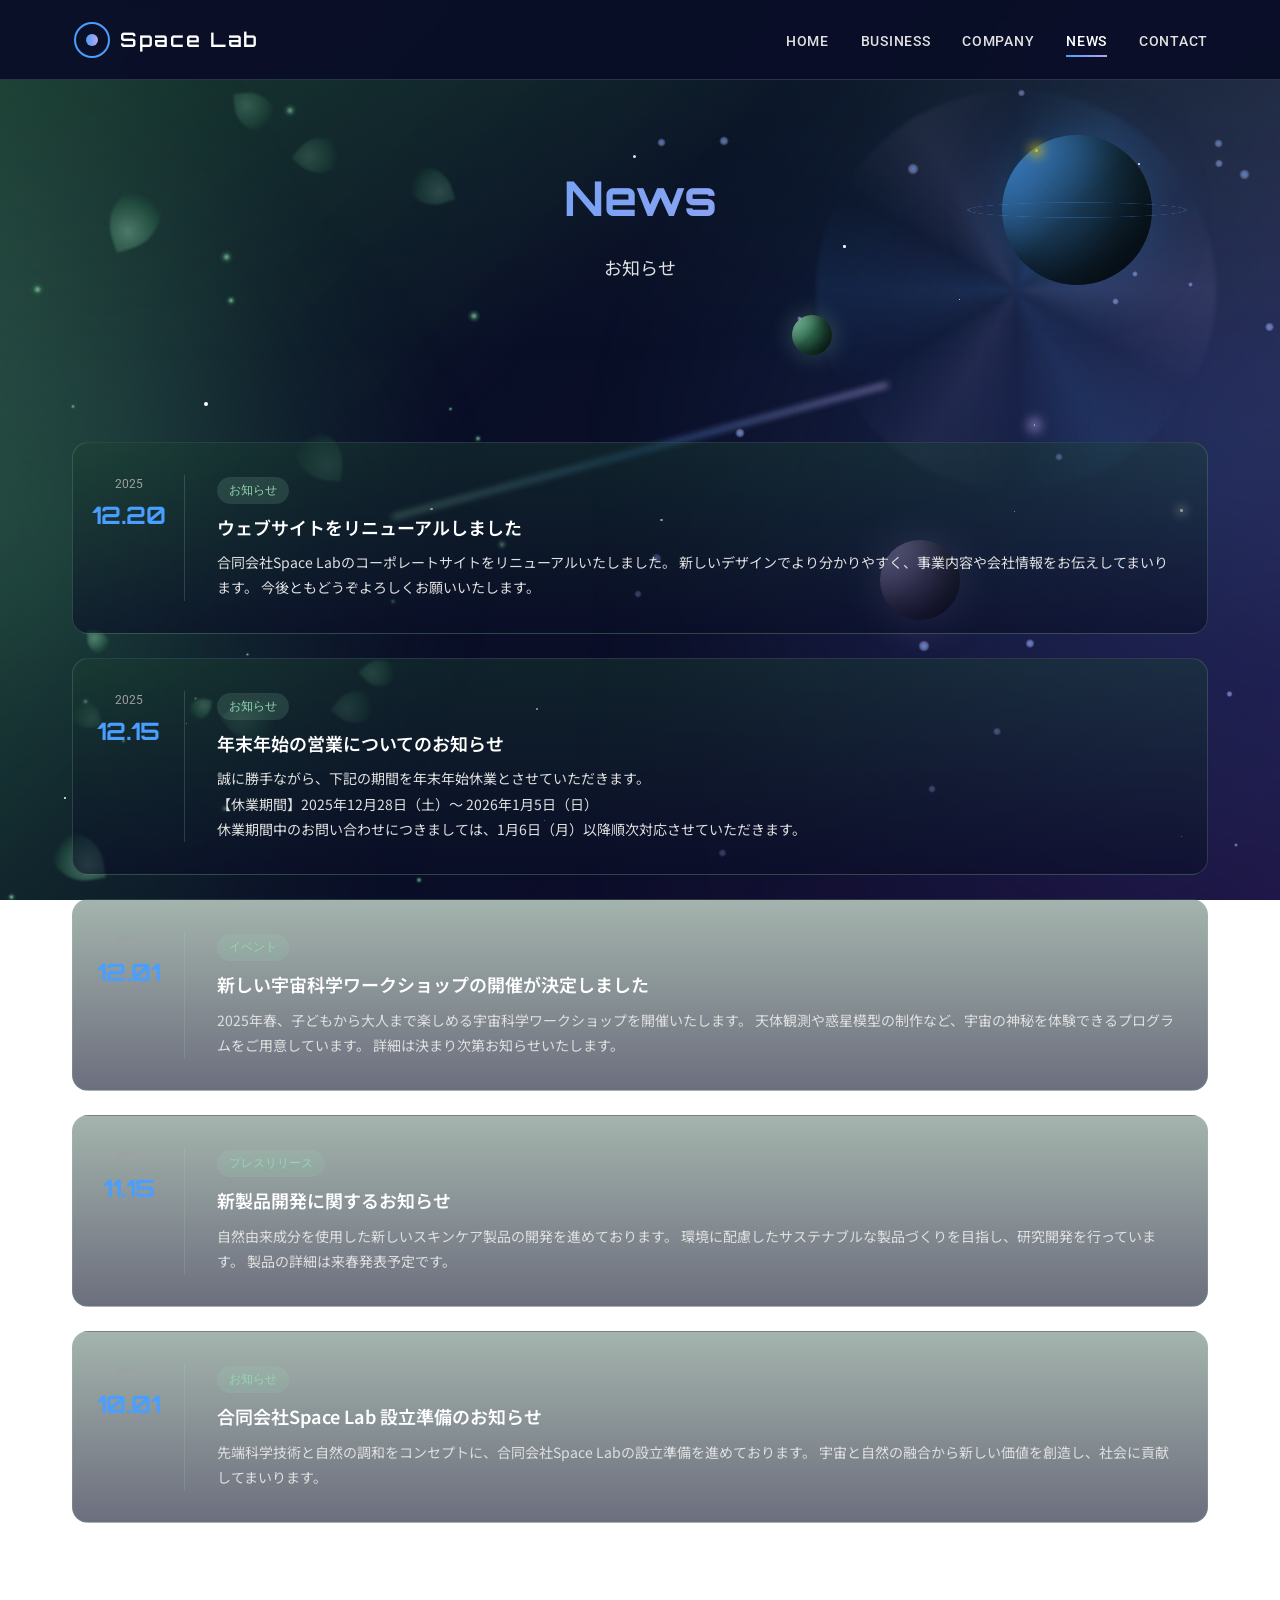
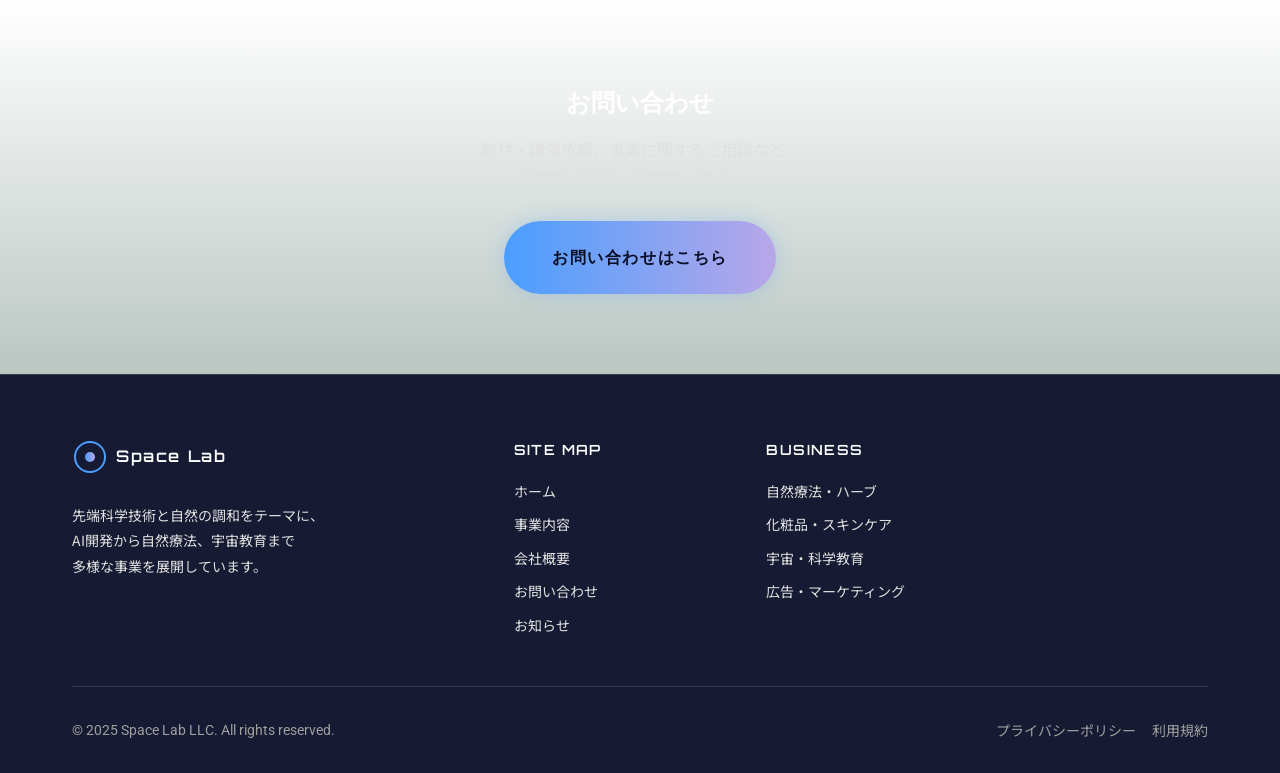
<file: news.html>
<!DOCTYPE html>
<html lang="ja">
<head>
  <meta charset="UTF-8">
  <meta name="viewport" content="width=device-width, initial-scale=1.0">
  <meta name="description" content="合同会社Space Labのお知らせ・ニュース一覧 - 最新情報やイベント、プレスリリースをお届けします。">
  
  <!-- OGP設定 -->
  <meta property="og:title" content="お知らせ | 合同会社Space Lab">
  <meta property="og:description" content="合同会社Space Labの最新情報やイベント、プレスリリースをお届けします。">
  <meta property="og:type" content="website">
  <meta property="og:url" content="https://spacelab369net.com/news.html">
  <meta property="og:image" content="https://spacelab369net.com/images/ogp-news.jpg">
  <meta property="og:site_name" content="合同会社Space Lab">
  
  <title>お知らせ | 合同会社Space Lab</title>
  
  <!-- ファビコン -->
  <link rel="icon" href="data:image/svg+xml,<svg xmlns='http://www.w3.org/2000/svg' viewBox='0 0 100 100'><circle cx='50' cy='50' r='40' fill='%230A0E27' stroke='%234A9EFF' stroke-width='4'/><circle cx='50' cy='50' r='15' fill='%234A9EFF'/></svg>">
  
  <!-- CSS読み込み -->
  <link rel="stylesheet" href="css/variables.css">
  <link rel="stylesheet" href="css/common.css">
  <link rel="stylesheet" href="css/responsive.css">
</head>
<body>
  <!-- ローディング画面 -->
  <div class="loading-screen" id="loading" aria-hidden="true">
    <div class="loading-content">
      <div class="loading-orbit">
        <div class="loading-sun"></div>
        <div class="loading-planet"></div>
        <div class="loading-planet loading-planet-2"></div>
      </div>
      <p class="loading-text">Loading...</p>
    </div>
  </div>

  <!-- 星空背景 -->
  <div class="stars-container" id="stars" aria-hidden="true"></div>

  <!-- ヘッダー -->
  <header class="header" id="header" role="banner">
    <div class="header__inner">
      <a href="index.html" class="header__logo" aria-label="Space Lab ホーム">
        <span class="header__logo-icon" aria-hidden="true"></span>
        <span class="header__logo-text">Space Lab</span>
      </a>
      
      <nav class="nav" role="navigation" aria-label="メインナビゲーション">
        <ul class="nav__list">
          <li><a href="index.html" class="nav__link">Home</a></li>
          <li><a href="business.html" class="nav__link">Business</a></li>
          <li><a href="company.html" class="nav__link">Company</a></li>
          <li><a href="news.html" class="nav__link active">News</a></li>
          <li><a href="contact.html" class="nav__link">Contact</a></li>
        </ul>
      </nav>
      
      <button class="hamburger" id="hamburger" aria-label="メニューを開く" aria-expanded="false" aria-controls="mobile-nav">
        <span class="hamburger__line"></span>
        <span class="hamburger__line"></span>
        <span class="hamburger__line"></span>
      </button>
    </div>
  </header>

  <!-- モバイルナビゲーション -->
  <div class="mobile-nav__overlay" id="mobile-nav-overlay" aria-hidden="true"></div>
  <nav class="mobile-nav" id="mobile-nav" role="navigation" aria-label="モバイルナビゲーション">
    <ul class="mobile-nav__list">
      <li><a href="index.html" class="mobile-nav__link">Home</a></li>
      <li><a href="business.html" class="mobile-nav__link">Business</a></li>
      <li><a href="company.html" class="mobile-nav__link">Company</a></li>
      <li><a href="news.html" class="mobile-nav__link active">News</a></li>
      <li><a href="contact.html" class="mobile-nav__link">Contact</a></li>
    </ul>
  </nav>

  <!-- メインコンテンツ -->
  <main class="main" id="main" role="main">
    
    <!-- ページヘッダー -->
    <section class="page-header">
      <div class="container">
        <h1 class="page-header__title fade-in">News</h1>
        <p class="page-header__subtitle fade-in delay-1">お知らせ</p>
      </div>
    </section>

    <!-- ニュース一覧 -->
    <section class="section" aria-labelledby="news-list-title">
      <div class="container">
        <h2 class="sr-only" id="news-list-title">お知らせ一覧</h2>
        
        <div class="news-list">
          <!-- ニュース1 -->
          <article class="news-card fade-in delay-1">
            <div class="news-card__date">
              <span class="news-card__year">2025</span>
              <span class="news-card__day">12.20</span>
            </div>
            <div class="news-card__content">
              <span class="news-card__category">お知らせ</span>
              <h3 class="news-card__title">ウェブサイトをリニューアルしました</h3>
              <p class="news-card__excerpt">
                合同会社Space Labのコーポレートサイトをリニューアルいたしました。
                新しいデザインでより分かりやすく、事業内容や会社情報をお伝えしてまいります。
                今後ともどうぞよろしくお願いいたします。
              </p>
            </div>
          </article>

          <!-- ニュース2 -->
          <article class="news-card fade-in delay-2">
            <div class="news-card__date">
              <span class="news-card__year">2025</span>
              <span class="news-card__day">12.15</span>
            </div>
            <div class="news-card__content">
              <span class="news-card__category">お知らせ</span>
              <h3 class="news-card__title">年末年始の営業についてのお知らせ</h3>
              <p class="news-card__excerpt">
                誠に勝手ながら、下記の期間を年末年始休業とさせていただきます。<br>
                【休業期間】2025年12月28日（土）～ 2026年1月5日（日）<br>
                休業期間中のお問い合わせにつきましては、1月6日（月）以降順次対応させていただきます。
              </p>
            </div>
          </article>

          <!-- ニュース3 -->
          <article class="news-card fade-in delay-3">
            <div class="news-card__date">
              <span class="news-card__year">2025</span>
              <span class="news-card__day">12.01</span>
            </div>
            <div class="news-card__content">
              <span class="news-card__category">イベント</span>
              <h3 class="news-card__title">新しい宇宙科学ワークショップの開催が決定しました</h3>
              <p class="news-card__excerpt">
                2025年春、子どもから大人まで楽しめる宇宙科学ワークショップを開催いたします。
                天体観測や惑星模型の制作など、宇宙の神秘を体験できるプログラムをご用意しています。
                詳細は決まり次第お知らせいたします。
              </p>
            </div>
          </article>

          <!-- ニュース4（プレースホルダー） -->
          <article class="news-card fade-in delay-4">
            <div class="news-card__date">
              <span class="news-card__year">2025</span>
              <span class="news-card__day">11.15</span>
            </div>
            <div class="news-card__content">
              <span class="news-card__category">プレスリリース</span>
              <h3 class="news-card__title">新製品開発に関するお知らせ</h3>
              <p class="news-card__excerpt">
                自然由来成分を使用した新しいスキンケア製品の開発を進めております。
                環境に配慮したサステナブルな製品づくりを目指し、研究開発を行っています。
                製品の詳細は来春発表予定です。
              </p>
            </div>
          </article>

          <!-- ニュース5（プレースホルダー） -->
          <article class="news-card fade-in delay-5">
            <div class="news-card__date">
              <span class="news-card__year">2025</span>
              <span class="news-card__day">10.01</span>
            </div>
            <div class="news-card__content">
              <span class="news-card__category">お知らせ</span>
              <h3 class="news-card__title">合同会社Space Lab 設立準備のお知らせ</h3>
              <p class="news-card__excerpt">
                先端科学技術と自然の調和をコンセプトに、合同会社Space Labの設立準備を進めております。
                宇宙と自然の融合から新しい価値を創造し、社会に貢献してまいります。
              </p>
            </div>
          </article>
        </div>

      </div>
    </section>

    <!-- CTAセクション -->
    <section class="section cta-section" aria-labelledby="cta-title">
      <div class="container">
        <div class="fade-in">
          <h2 class="cta-section__title" id="cta-title">お問い合わせ</h2>
          <p class="cta-section__text">
            取材・講演依頼、事業に関するご相談など、<br>
            お気軽にお問い合わせください。
          </p>
          <a href="contact.html" class="btn btn--primary btn--large">お問い合わせはこちら</a>
        </div>
      </div>
    </section>

  </main>

  <!-- フッター -->
  <footer class="footer" role="contentinfo">
    <div class="container">
      <div class="footer__inner">
        <div class="footer__section">
          <a href="index.html" class="footer__logo" aria-label="Space Lab ホーム">
            <span class="footer__logo-icon" aria-hidden="true"></span>
            <span class="footer__logo-text">Space Lab</span>
          </a>
          <p class="footer__description">
            先端科学技術と自然の調和をテーマに、<br>
            AI開発から自然療法、宇宙教育まで<br>
            多様な事業を展開しています。
          </p>
        </div>

        <div class="footer__section">
          <h3 class="footer__title">Site Map</h3>
          <ul class="footer__links">
            <li><a href="index.html" class="footer__link">ホーム</a></li>
            <li><a href="business.html" class="footer__link">事業内容</a></li>
            <li><a href="company.html" class="footer__link">会社概要</a></li>
            <li><a href="contact.html" class="footer__link">お問い合わせ</a></li>
            <li><a href="news.html" class="footer__link">お知らせ</a></li>
          </ul>
        </div>

        <div class="footer__section">
          <h3 class="footer__title">Business</h3>
          <ul class="footer__links">
            <li><a href="business.html#herb" class="footer__link">自然療法・ハーブ</a></li>
            <li><a href="business.html#cosmetics" class="footer__link">化粧品・スキンケア</a></li>
            <li><a href="business.html#education" class="footer__link">宇宙・科学教育</a></li>
            <li><a href="business.html#marketing" class="footer__link">広告・マーケティング</a></li>
          </ul>
        </div>

      </div>

      <div class="footer__bottom">
        <p class="footer__copyright">© 2025 Space Lab LLC. All rights reserved.</p>
        <div class="footer__legal">
          <a href="#" class="footer__legal-link">プライバシーポリシー</a>
          <a href="#" class="footer__legal-link">利用規約</a>
        </div>
      </div>
    </div>
  </footer>

  <script src="js/main.js"></script>
</body>
</html>
</file>
<file: css/variables.css>
/* ==========================================================================
   CSS変数定義 - 合同会社Space Lab
   テーマ: Cosmic Nature - 宇宙と自然の調和
   ========================================================================== */

:root {
    /* ========================================
     メインカラー
     ======================================== */
    --color-primary: #0A0E27;
    /* ディープスペースブルー */
    --color-secondary: #1B4332;
    /* フォレストグリーン */
    --color-accent: #4A9EFF;
    /* コズミックブルー */

    /* ========================================
     サブカラー
     ======================================== */
    --color-organic-green: #2D6A4F;
    /* オーガニックグリーン */
    --color-light-mint: #95D5B2;
    /* ライトミント */
    --color-mystic-purple: #B8A7E8;
    /* ミスティックパープル */
    --color-star-gold: #FFD700;
    /* スターゴールド（極少使用） */

    /* ========================================
     テキストカラー
     ======================================== */
    --color-text-primary: #FFFFFF;
    /* 白（メインテキスト） */
    --color-text-secondary: #E0E0E0;
    /* ライトグレー（サブテキスト） */
    --color-text-muted: #A0A0A0;
    /* ミュートグレー */
    --color-text-dark: #1A1A1A;
    /* ダークテキスト */

    /* ========================================
     背景カラー
     ======================================== */
    --color-bg-dark: #0A0E27;
    --color-bg-card: rgba(27, 67, 50, 0.3);
    --color-bg-card-hover: rgba(27, 67, 50, 0.5);
    --color-bg-overlay: rgba(10, 14, 39, 0.8);

    /* ========================================
     グラデーション
     ======================================== */
    --gradient-main: linear-gradient(135deg, #0A0E27 0%, #1B4332 100%);
    --gradient-accent: linear-gradient(90deg, #4A9EFF 0%, #B8A7E8 100%);
    --gradient-card: linear-gradient(180deg, rgba(27, 67, 50, 0.4) 0%, rgba(10, 14, 39, 0.6) 100%);
    --gradient-hero: linear-gradient(180deg, rgba(10, 14, 39, 0.3) 0%, rgba(10, 14, 39, 0.9) 100%);

    /* ========================================
     タイポグラフィ
     ======================================== */
    --font-heading: 'Orbitron', sans-serif;
    --font-body: 'Noto Sans JP', sans-serif;
    --font-accent: 'Roboto', sans-serif;

    /* フォントサイズ */
    --text-xs: 0.75rem;
    /* 12px */
    --text-sm: 0.875rem;
    /* 14px */
    --text-base: 1rem;
    /* 16px */
    --text-lg: 1.125rem;
    /* 18px */
    --text-xl: 1.25rem;
    /* 20px */
    --text-2xl: 1.5rem;
    /* 24px */
    --text-3xl: 2.25rem;
    /* 36px */
    --text-4xl: 3rem;
    /* 48px */
    --text-5xl: 3.5rem;
    /* 56px */

    /* フォントウェイト */
    --font-light: 300;
    --font-normal: 400;
    --font-medium: 500;
    --font-semibold: 600;
    --font-bold: 700;

    /* 行の高さ */
    --leading-tight: 1.25;
    --leading-normal: 1.6;
    --leading-relaxed: 1.8;

    /* ========================================
     スペーシング（8pxグリッド）
     ======================================== */
    --space-1: 0.25rem;
    /* 4px */
    --space-2: 0.5rem;
    /* 8px */
    --space-3: 0.75rem;
    /* 12px */
    --space-4: 1rem;
    /* 16px */
    --space-5: 1.5rem;
    /* 24px */
    --space-6: 2rem;
    /* 32px */
    --space-8: 3rem;
    /* 48px */
    --space-10: 4rem;
    /* 64px */
    --space-12: 5rem;
    /* 80px */
    --space-16: 7.5rem;
    /* 120px */

    /* ========================================
     レイアウト
     ======================================== */
    --container-max: 1200px;
    --container-padding: var(--space-4);
    --section-spacing: var(--space-12);
    --section-spacing-lg: var(--space-16);

    /* ========================================
     ボーダー
     ======================================== */
    --border-radius-sm: 4px;
    --border-radius: 8px;
    --border-radius-lg: 16px;
    --border-radius-xl: 24px;
    --border-radius-full: 9999px;

    --border-width: 1px;
    --border-color: rgba(149, 213, 178, 0.2);
    --border-color-hover: rgba(149, 213, 178, 0.4);

    /* ========================================
     シャドウ
     ======================================== */
    --shadow-sm: 0 2px 4px rgba(0, 0, 0, 0.2);
    --shadow: 0 4px 12px rgba(0, 0, 0, 0.3);
    --shadow-lg: 0 8px 24px rgba(0, 0, 0, 0.4);
    --shadow-xl: 0 16px 48px rgba(0, 0, 0, 0.5);
    --shadow-glow: 0 0 20px rgba(74, 158, 255, 0.3);
    --shadow-glow-hover: 0 0 30px rgba(74, 158, 255, 0.5);

    /* ========================================
     トランジション
     ======================================== */
    --transition-fast: 0.15s ease;
    --transition: 0.3s ease;
    --transition-slow: 0.6s ease-out;

    /* ========================================
     z-index
     ======================================== */
    --z-base: 1;
    --z-dropdown: 100;
    --z-sticky: 500;
    --z-fixed: 1000;
    --z-modal: 1500;
    --z-loading: 2000;

    /* ========================================
     ヘッダー
     ======================================== */
    --header-height: 80px;
    --header-height-mobile: 60px;
}

/* アニメーション軽減設定 */
@media (prefers-reduced-motion: reduce) {
    :root {
        --transition-fast: 0s;
        --transition: 0s;
        --transition-slow: 0s;
    }
}
</file>
<file: css/common.css>
/* ==========================================================================
   共通CSS - 合同会社Space Lab
   テーマ: Cosmic Nature - 宇宙と自然の調和
   ========================================================================== */

/* ========================================
   Google Fonts読み込み
   ======================================== */
@import url('https://fonts.googleapis.com/css2?family=Noto+Sans+JP:wght@300;400;500;600;700&family=Orbitron:wght@400;500;600;700&family=Roboto:wght@300;400;500;700&family=Oradano+Mincho+GSRR&display=swap');

/* ========================================
   リセットと基本スタイル
   ======================================== */
*,
*::before,
*::after {
  box-sizing: border-box;
  margin: 0;
  padding: 0;
}

html {
  font-size: 16px;
  scroll-behavior: smooth;
  -webkit-font-smoothing: antialiased;
  -moz-osx-font-smoothing: grayscale;
}

body {
  font-family: var(--font-body);
  font-size: var(--text-base);
  font-weight: var(--font-normal);
  line-height: var(--leading-normal);
  color: var(--color-text-primary);
  background: var(--gradient-main);
  background-attachment: fixed;
  min-height: 100vh;
  overflow-x: hidden;
}

/* ========================================
   没入型宇宙×自然背景
   右側: 宇宙 / 左側: 自然
   ======================================== */
.stars-container {
  position: fixed;
  top: 0;
  left: 0;
  width: 100%;
  height: 100%;
  pointer-events: none;
  z-index: -1;
  overflow: hidden;
  perspective: 1500px;
  transform-style: preserve-3d;
}

/* ベース背景グラデーション（宇宙×自然の融合） */
.cosmic-bg {
  position: absolute;
  top: 0;
  left: 0;
  width: 100%;
  height: 100%;
  background: 
    linear-gradient(135deg, 
      rgba(27, 67, 50, 0.9) 0%, 
      rgba(10, 14, 39, 0.95) 40%,
      rgba(10, 14, 39, 1) 60%,
      rgba(20, 10, 50, 1) 100%);
}

/* 自然側（左）のオーラ */
.nature-glow {
  position: absolute;
  top: 0;
  left: -20%;
  width: 70%;
  height: 120%;
  background: 
    radial-gradient(ellipse at 30% 50%, rgba(45, 106, 79, 0.4) 0%, transparent 50%),
    radial-gradient(ellipse at 10% 30%, rgba(149, 213, 178, 0.2) 0%, transparent 40%),
    radial-gradient(ellipse at 20% 80%, rgba(27, 67, 50, 0.5) 0%, transparent 45%);
  animation: nature-pulse 8s ease-in-out infinite;
  filter: blur(40px);
}

@keyframes nature-pulse {
  0%, 100% {
    transform: scale(1) translateX(0);
    opacity: 0.8;
  }
  50% {
    transform: scale(1.1) translateX(20px);
    opacity: 1;
  }
}

/* 宇宙側（右）の銀河 */
.galaxy {
  position: absolute;
  top: -50%;
  right: -30%;
  width: 120%;
  height: 200%;
  background: 
    radial-gradient(ellipse at 70% 50%, rgba(74, 158, 255, 0.15) 0%, transparent 40%),
    radial-gradient(ellipse at 90% 30%, rgba(184, 167, 232, 0.2) 0%, transparent 35%),
    radial-gradient(ellipse at 80% 70%, rgba(100, 100, 200, 0.15) 0%, transparent 45%);
  animation: galaxy-rotate 120s linear infinite;
  filter: blur(30px);
}

@keyframes galaxy-rotate {
  0% {
    transform: rotate(0deg);
  }
  100% {
    transform: rotate(360deg);
  }
}

/* 渦巻き銀河 */
.spiral-galaxy {
  position: absolute;
  top: 10%;
  right: 5%;
  width: 400px;
  height: 400px;
  border-radius: 50%;
  background: 
    conic-gradient(from 0deg, 
      transparent 0deg, 
      rgba(74, 158, 255, 0.1) 30deg, 
      transparent 60deg,
      rgba(184, 167, 232, 0.1) 90deg,
      transparent 120deg,
      rgba(74, 158, 255, 0.08) 150deg,
      transparent 180deg,
      rgba(184, 167, 232, 0.08) 210deg,
      transparent 240deg,
      rgba(74, 158, 255, 0.1) 270deg,
      transparent 300deg,
      rgba(184, 167, 232, 0.1) 330deg,
      transparent 360deg);
  animation: spiral-spin 60s linear infinite;
  filter: blur(2px);
}

@keyframes spiral-spin {
  0% {
    transform: rotate(0deg) scale(1);
  }
  50% {
    transform: rotate(180deg) scale(1.1);
  }
  100% {
    transform: rotate(360deg) scale(1);
  }
}

/* 惑星 */
.planet {
  position: absolute;
  border-radius: 50%;
  box-shadow: inset -20px -10px 40px rgba(0, 0, 0, 0.6);
}

.planet--large {
  top: 15%;
  right: 10%;
  width: 150px;
  height: 150px;
  background: linear-gradient(135deg, #4A9EFF 0%, #1a3a5c 50%, #0a1628 100%);
  animation: planet-float 20s ease-in-out infinite;
  box-shadow: 
    inset -30px -20px 50px rgba(0, 0, 0, 0.7),
    0 0 60px rgba(74, 158, 255, 0.3);
}

.planet--medium {
  top: 60%;
  right: 25%;
  width: 80px;
  height: 80px;
  background: linear-gradient(135deg, #B8A7E8 0%, #5a4a7a 50%, #2a1a4a 100%);
  animation: planet-float 15s ease-in-out infinite reverse;
  box-shadow: 
    inset -15px -10px 30px rgba(0, 0, 0, 0.7),
    0 0 40px rgba(184, 167, 232, 0.3);
}

.planet--small {
  top: 35%;
  right: 35%;
  width: 40px;
  height: 40px;
  background: linear-gradient(135deg, #95D5B2 0%, #2D6A4F 50%, #1B4332 100%);
  animation: planet-float 25s ease-in-out infinite;
  box-shadow: 
    inset -8px -5px 15px rgba(0, 0, 0, 0.7),
    0 0 25px rgba(149, 213, 178, 0.3);
}

/* 惑星のリング */
.planet--large::after {
  content: '';
  position: absolute;
  top: 50%;
  left: 50%;
  width: 220px;
  height: 60px;
  border: 2px solid rgba(74, 158, 255, 0.3);
  border-radius: 50%;
  transform: translate(-50%, -50%) rotateX(75deg);
}

@keyframes planet-float {
  0%, 100% {
    transform: translateY(0) translateX(0);
  }
  25% {
    transform: translateY(-20px) translateX(10px);
  }
  50% {
    transform: translateY(-10px) translateX(-15px);
  }
  75% {
    transform: translateY(-25px) translateX(5px);
  }
}

/* 星のレイヤー */
.stars-layer {
  position: absolute;
  top: 0;
  left: 0;
  width: 200%;
  height: 200%;
}

.stars-layer--back {
  animation: stars-drift 180s linear infinite;
}

.stars-layer--middle {
  animation: stars-drift 120s linear infinite reverse;
}

.stars-layer--front {
  animation: stars-drift 80s linear infinite;
}

@keyframes stars-drift {
  0% {
    transform: translate(0, 0) rotate(0deg);
  }
  100% {
    transform: translate(-25%, -25%) rotate(10deg);
  }
}

.star {
  position: absolute;
  background: #ffffff;
  border-radius: 50%;
  animation: star-twinkle var(--star-duration, 3s) ease-in-out infinite;
  animation-delay: var(--star-delay, 0s);
}

.star--bright {
  box-shadow: 0 0 10px 3px rgba(255, 255, 255, 0.5);
}

.star--colored {
  background: var(--star-color, #ffffff);
  box-shadow: 0 0 12px 4px var(--star-color, #ffffff);
}

@keyframes star-twinkle {
  0%, 100% {
    opacity: 0.3;
    transform: scale(0.8);
  }
  50% {
    opacity: var(--star-opacity, 1);
    transform: scale(1.2);
  }
}

/* 流れ星（ゆっくり） */
.shooting-star {
  position: absolute;
  width: 180px;
  height: 2px;
  background: linear-gradient(90deg, rgba(255, 255, 255, 1), rgba(74, 158, 255, 0.5), transparent);
  border-radius: 2px;
  opacity: 0;
  transform: rotate(-45deg);
  animation: shooting-fall var(--shooting-duration, 8s) ease-in-out infinite;
  animation-delay: var(--shooting-delay, 0s);
}

@keyframes shooting-fall {
  0% {
    opacity: 0;
    transform: translateX(0) translateY(0) rotate(-45deg) scaleX(0.3);
  }
  3% {
    opacity: 0.8;
    transform: translateX(30px) translateY(30px) rotate(-45deg) scaleX(0.8);
  }
  8% {
    opacity: 1;
    transform: translateX(100px) translateY(100px) rotate(-45deg) scaleX(1);
  }
  15% {
    opacity: 0.6;
    transform: translateX(250px) translateY(250px) rotate(-45deg) scaleX(1.2);
  }
  25% {
    opacity: 0;
    transform: translateX(450px) translateY(450px) rotate(-45deg) scaleX(1.5);
  }
  100% {
    opacity: 0;
  }
}

/* 自然の葉っぱ・植物要素 */
.leaf {
  position: absolute;
  left: 0;
  width: var(--leaf-size, 30px);
  height: var(--leaf-size, 30px);
  background: radial-gradient(ellipse at 30% 30%, 
    rgba(149, 213, 178, var(--leaf-opacity, 0.3)) 0%, 
    rgba(45, 106, 79, var(--leaf-opacity, 0.2)) 50%,
    transparent 70%);
  border-radius: 0 70% 0 70%;
  transform: rotate(var(--leaf-rotation, 45deg));
  animation: leaf-sway var(--leaf-duration, 10s) ease-in-out infinite;
  animation-delay: var(--leaf-delay, 0s);
  filter: blur(1px);
}

@keyframes leaf-sway {
  0%, 100% {
    transform: rotate(var(--leaf-rotation, 45deg)) translateY(0) translateX(0);
    opacity: var(--leaf-opacity, 0.3);
  }
  25% {
    transform: rotate(calc(var(--leaf-rotation, 45deg) + 10deg)) translateY(-20px) translateX(10px);
  }
  50% {
    transform: rotate(calc(var(--leaf-rotation, 45deg) - 5deg)) translateY(-40px) translateX(-5px);
    opacity: calc(var(--leaf-opacity, 0.3) + 0.1);
  }
  75% {
    transform: rotate(calc(var(--leaf-rotation, 45deg) + 5deg)) translateY(-20px) translateX(15px);
  }
}

/* 有機的な光の粒子（自然側） */
.nature-particle {
  position: absolute;
  left: 0;
  width: var(--particle-size, 8px);
  height: var(--particle-size, 8px);
  background: radial-gradient(circle, 
    rgba(149, 213, 178, 0.8) 0%, 
    rgba(45, 106, 79, 0.4) 40%,
    transparent 70%);
  border-radius: 50%;
  animation: nature-float var(--float-duration, 15s) ease-in-out infinite;
  animation-delay: var(--float-delay, 0s);
}

@keyframes nature-float {
  0%, 100% {
    transform: translateY(0) translateX(0) scale(1);
    opacity: 0.4;
  }
  25% {
    transform: translateY(-50px) translateX(30px) scale(1.2);
    opacity: 0.8;
  }
  50% {
    transform: translateY(-20px) translateX(-20px) scale(0.8);
    opacity: 0.5;
  }
  75% {
    transform: translateY(-60px) translateX(20px) scale(1.1);
    opacity: 0.9;
  }
}

/* 宇宙の光の粒子（右側） */
.space-particle {
  position: absolute;
  right: 0;
  width: var(--particle-size, 6px);
  height: var(--particle-size, 6px);
  background: radial-gradient(circle, 
    rgba(74, 158, 255, 0.9) 0%, 
    rgba(184, 167, 232, 0.5) 40%,
    transparent 70%);
  border-radius: 50%;
  animation: space-float var(--float-duration, 20s) ease-in-out infinite;
  animation-delay: var(--float-delay, 0s);
}

@keyframes space-float {
  0%, 100% {
    transform: translateY(0) translateX(0) scale(1);
    opacity: 0.5;
  }
  33% {
    transform: translateY(-40px) translateX(-40px) scale(1.3);
    opacity: 1;
  }
  66% {
    transform: translateY(-80px) translateX(20px) scale(0.9);
    opacity: 0.6;
  }
}

/* つながりの光線（宇宙と自然をつなぐ） */
.connection-beam {
  position: absolute;
  top: 50%;
  left: 30%;
  width: 40%;
  height: 2px;
  background: linear-gradient(90deg, 
    rgba(149, 213, 178, 0.5) 0%,
    rgba(74, 158, 255, 0.3) 50%,
    rgba(184, 167, 232, 0.5) 100%);
  transform: rotate(-15deg);
  animation: beam-pulse 5s ease-in-out infinite;
  filter: blur(3px);
}

.connection-beam:nth-child(2) {
  top: 30%;
  left: 20%;
  width: 50%;
  transform: rotate(10deg);
  animation-delay: 1.5s;
}

.connection-beam:nth-child(3) {
  top: 70%;
  left: 25%;
  width: 45%;
  transform: rotate(-5deg);
  animation-delay: 3s;
}

@keyframes beam-pulse {
  0%, 100% {
    opacity: 0.2;
    transform: rotate(var(--beam-rotation, -15deg)) scaleX(1);
  }
  50% {
    opacity: 0.5;
    transform: rotate(var(--beam-rotation, -15deg)) scaleX(1.1);
  }
}

/* ========================================
   ローディング画面
   ======================================== */
.loading-screen {
  position: fixed;
  top: 0;
  left: 0;
  width: 100%;
  height: 100%;
  background: var(--color-primary);
  display: flex;
  justify-content: center;
  align-items: center;
  z-index: var(--z-loading);
  transition: opacity 0.5s ease, visibility 0.5s ease;
}

.loading-screen.hidden {
  opacity: 0;
  visibility: hidden;
}

.loading-content {
  text-align: center;
}

.loading-orbit {
  position: relative;
  width: 120px;
  height: 120px;
  margin: 0 auto var(--space-5);
}

.loading-sun {
  position: absolute;
  top: 50%;
  left: 50%;
  transform: translate(-50%, -50%);
  width: 30px;
  height: 30px;
  background: var(--gradient-accent);
  border-radius: 50%;
  box-shadow: 0 0 30px rgba(74, 158, 255, 0.6);
}

.loading-planet {
  position: absolute;
  top: 50%;
  left: 50%;
  width: 100%;
  height: 100%;
  animation: orbit 2s linear infinite;
}

.loading-planet::before {
  content: '';
  position: absolute;
  top: 0;
  left: 50%;
  transform: translateX(-50%);
  width: 16px;
  height: 16px;
  background: var(--color-light-mint);
  border-radius: 50%;
  box-shadow: 0 0 15px rgba(149, 213, 178, 0.8);
}

.loading-planet-2 {
  animation-duration: 3s;
  animation-direction: reverse;
}

.loading-planet-2::before {
  background: var(--color-mystic-purple);
  box-shadow: 0 0 15px rgba(184, 167, 232, 0.8);
  width: 12px;
  height: 12px;
  top: 10px;
}

@keyframes orbit {
  from {
    transform: translate(-50%, -50%) rotate(0deg);
  }
  to {
    transform: translate(-50%, -50%) rotate(360deg);
  }
}

.loading-text {
  font-family: var(--font-heading);
  font-size: var(--text-lg);
  color: var(--color-accent);
  letter-spacing: 0.2em;
  text-transform: uppercase;
}

/* ========================================
   コンテナ・レイアウト
   ======================================== */
.container {
  width: 100%;
  max-width: var(--container-max);
  margin: 0 auto;
  padding: 0 var(--container-padding);
}

.section {
  padding: var(--section-spacing) 0;
}

.section--large {
  padding: var(--section-spacing-lg) 0;
}

/* ========================================
   ヘッダー
   ======================================== */
.header {
  position: fixed;
  top: 0;
  left: 0;
  width: 100%;
  height: var(--header-height-mobile);
  background: rgba(10, 14, 39, 0.95);
  backdrop-filter: blur(10px);
  -webkit-backdrop-filter: blur(10px);
  z-index: var(--z-fixed);
  transition: var(--transition);
  border-bottom: 1px solid var(--border-color);
}

.header.scrolled {
  background: rgba(10, 14, 39, 0.85);
  box-shadow: var(--shadow);
}

.header__inner {
  display: flex;
  align-items: center;
  justify-content: space-between;
  height: 100%;
  max-width: var(--container-max);
  margin: 0 auto;
  padding: 0 var(--container-padding);
}

.header__logo {
  display: flex;
  align-items: center;
  gap: var(--space-2);
  text-decoration: none;
  color: var(--color-text-primary);
}

.header__logo-icon {
  width: 40px;
  height: 40px;
  display: flex;
  align-items: center;
  justify-content: center;
  position: relative;
}

.header__logo-icon::before {
  content: '';
  position: absolute;
  width: 36px;
  height: 36px;
  border: 2px solid var(--color-accent);
  border-radius: 50%;
}

.header__logo-icon::after {
  content: '';
  width: 12px;
  height: 12px;
  background: var(--gradient-accent);
  border-radius: 50%;
}

.header__logo-text {
  font-family: var(--font-heading);
  font-size: var(--text-lg);
  font-weight: var(--font-semibold);
  letter-spacing: 0.1em;
}

/* ナビゲーション */
.nav {
  display: none;
}

.nav__list {
  display: flex;
  align-items: center;
  gap: var(--space-6);
  list-style: none;
}

.nav__link {
  font-family: var(--font-accent);
  font-size: var(--text-sm);
  font-weight: var(--font-medium);
  color: var(--color-text-secondary);
  text-decoration: none;
  text-transform: uppercase;
  letter-spacing: 0.05em;
  padding: var(--space-2) 0;
  position: relative;
  transition: var(--transition);
}

.nav__link::after {
  content: '';
  position: absolute;
  bottom: 0;
  left: 0;
  width: 0;
  height: 2px;
  background: var(--gradient-accent);
  transition: var(--transition);
}

.nav__link:hover,
.nav__link.active {
  color: var(--color-text-primary);
}

.nav__link:hover::after,
.nav__link.active::after {
  width: 100%;
}

/* ハンバーガーメニュー */
.hamburger {
  display: flex;
  flex-direction: column;
  justify-content: center;
  gap: 5px;
  width: 30px;
  height: 30px;
  background: transparent;
  border: none;
  cursor: pointer;
  padding: 0;
  z-index: calc(var(--z-fixed) + 10);
}

.hamburger__line {
  width: 100%;
  height: 2px;
  background: var(--color-text-primary);
  transition: var(--transition);
  transform-origin: center;
}

.hamburger.active .hamburger__line:nth-child(1) {
  transform: rotate(45deg) translate(5px, 5px);
}

.hamburger.active .hamburger__line:nth-child(2) {
  opacity: 0;
}

.hamburger.active .hamburger__line:nth-child(3) {
  transform: rotate(-45deg) translate(5px, -5px);
}

/* モバイルメニュー */
.mobile-nav {
  position: fixed;
  top: 0;
  right: -100%;
  width: 100%;
  max-width: 320px;
  height: 100vh;
  background: var(--color-primary);
  padding: calc(var(--header-height-mobile) + var(--space-6)) var(--space-6) var(--space-6);
  transition: var(--transition);
  z-index: var(--z-fixed);
  border-left: 1px solid var(--border-color);
}

.mobile-nav.active {
  right: 0;
}

.mobile-nav__list {
  list-style: none;
  display: flex;
  flex-direction: column;
  gap: var(--space-4);
}

.mobile-nav__link {
  display: block;
  font-family: var(--font-accent);
  font-size: var(--text-lg);
  font-weight: var(--font-medium);
  color: var(--color-text-secondary);
  text-decoration: none;
  text-transform: uppercase;
  letter-spacing: 0.05em;
  padding: var(--space-3) 0;
  border-bottom: 1px solid var(--border-color);
  transition: var(--transition);
}

.mobile-nav__link:hover,
.mobile-nav__link.active {
  color: var(--color-accent);
}

.mobile-nav__overlay {
  position: fixed;
  top: 0;
  left: 0;
  width: 100%;
  height: 100%;
  background: rgba(0, 0, 0, 0.5);
  opacity: 0;
  visibility: hidden;
  transition: var(--transition);
  z-index: calc(var(--z-fixed) - 1);
}

.mobile-nav__overlay.active {
  opacity: 1;
  visibility: visible;
}

/* ========================================
   メインコンテンツ
   ======================================== */
.main {
  padding-top: var(--header-height-mobile);
  min-height: 100vh;
}

/* ========================================
   ヒーローセクション
   ======================================== */
.hero {
  position: relative;
  min-height: calc(100vh - var(--header-height-mobile));
  display: flex;
  align-items: center;
  justify-content: center;
  text-align: center;
  padding: var(--space-8) var(--container-padding);
  overflow: hidden;
}

.hero__bg {
  position: absolute;
  top: 0;
  left: 0;
  width: 100%;
  height: 100%;
  background: var(--gradient-hero);
  z-index: -1;
}

.hero__content {
  position: relative;
  z-index: var(--z-base);
  max-width: 800px;
}

.hero__title {
  font-family: 'Oradano Mincho GSRR', serif;
  font-size: 1.5rem;
  font-weight: var(--font-normal);
  line-height: 1.6;
  margin-bottom: var(--space-5);
  background: var(--gradient-accent);
  -webkit-background-clip: text;
  -webkit-text-fill-color: transparent;
  background-clip: text;
  letter-spacing: 0.05em;
}

.hero__subtitle {
  font-size: var(--text-lg);
  font-weight: var(--font-light);
  color: var(--color-text-secondary);
  margin-bottom: var(--space-8);
  line-height: var(--leading-relaxed);
}

.hero__cta {
  display: flex;
  flex-direction: column;
  gap: var(--space-4);
  justify-content: center;
  align-items: center;
}

/* ========================================
   ボタン
   ======================================== */
.btn {
  display: inline-flex;
  align-items: center;
  justify-content: center;
  gap: var(--space-2);
  font-family: var(--font-accent);
  font-size: var(--text-sm);
  font-weight: var(--font-semibold);
  text-decoration: none;
  text-transform: uppercase;
  letter-spacing: 0.1em;
  padding: var(--space-4) var(--space-6);
  border-radius: var(--border-radius-full);
  border: none;
  cursor: pointer;
  transition: var(--transition);
}

.btn--primary {
  background: var(--gradient-accent);
  color: var(--color-primary);
  box-shadow: var(--shadow-glow);
}

.btn--primary:hover {
  transform: scale(1.05);
  box-shadow: var(--shadow-glow-hover);
}

.btn--secondary {
  background: transparent;
  color: var(--color-text-primary);
  border: 1px solid var(--color-accent);
}

.btn--secondary:hover {
  background: rgba(74, 158, 255, 0.1);
  transform: scale(1.05);
}

.btn--large {
  padding: var(--space-5) var(--space-8);
  font-size: var(--text-base);
}

/* ========================================
   セクションタイトル
   ======================================== */
.section-header {
  text-align: center;
  margin-bottom: var(--space-10);
}

.section-header__title {
  font-family: var(--font-heading);
  font-size: var(--text-2xl);
  font-weight: var(--font-bold);
  margin-bottom: var(--space-4);
  background: var(--gradient-accent);
  -webkit-background-clip: text;
  -webkit-text-fill-color: transparent;
  background-clip: text;
}

.section-header__subtitle {
  font-size: var(--text-base);
  color: var(--color-text-secondary);
  max-width: 600px;
  margin: 0 auto;
}

/* ========================================
   カード
   ======================================== */
.card {
  background: var(--gradient-card);
  border: 1px solid var(--border-color);
  border-radius: var(--border-radius-lg);
  padding: var(--space-6);
  transition: var(--transition);
}

.card:hover {
  transform: translateY(-8px);
  border-color: var(--border-color-hover);
  box-shadow: var(--shadow-lg);
}

.card__icon {
  width: 64px;
  height: 64px;
  display: flex;
  align-items: center;
  justify-content: center;
  background: rgba(74, 158, 255, 0.1);
  border-radius: var(--border-radius);
  margin-bottom: var(--space-4);
  font-size: var(--text-2xl);
}

.card__title {
  font-family: var(--font-heading);
  font-size: var(--text-lg);
  font-weight: var(--font-semibold);
  margin-bottom: var(--space-3);
  color: var(--color-text-primary);
}

.card__text {
  font-size: var(--text-sm);
  color: var(--color-text-secondary);
  line-height: var(--leading-relaxed);
}

/* カードグリッド */
.card-grid {
  display: grid;
  grid-template-columns: 1fr;
  gap: var(--space-5);
}

/* ========================================
   事業概要グリッド
   ======================================== */
.business-grid {
  display: grid;
  grid-template-columns: 1fr;
  gap: var(--space-5);
  justify-content: center;
  max-width: 1200px;
  margin: 0 auto;
}

.business-card {
  position: relative;
  background: var(--gradient-card);
  border: 1px solid var(--border-color);
  border-radius: var(--border-radius-lg);
  padding: var(--space-6);
  overflow: hidden;
  transition: var(--transition);
}

.business-card::before {
  content: '';
  position: absolute;
  top: 0;
  left: 0;
  width: 100%;
  height: 4px;
  background: var(--gradient-accent);
  transform: scaleX(0);
  transform-origin: left;
  transition: var(--transition);
}

.business-card:hover {
  transform: translateY(-8px);
  border-color: var(--border-color-hover);
  box-shadow: var(--shadow-lg);
}

.business-card:hover::before {
  transform: scaleX(1);
}

.business-card__icon {
  width: 60px;
  height: 60px;
  display: flex;
  align-items: center;
  justify-content: center;
  background: linear-gradient(135deg, rgba(74, 158, 255, 0.15) 0%, rgba(184, 167, 232, 0.15) 100%);
  border-radius: 50%;
  margin-bottom: var(--space-4);
  font-size: var(--text-2xl);
}

.business-card__icon svg {
  width: 32px;
  height: 32px;
  stroke: var(--color-accent);
  stroke-width: 1.5;
  fill: none;
}

.business-card__title {
  font-family: var(--font-heading);
  font-size: var(--text-lg);
  font-weight: var(--font-semibold);
  margin-bottom: var(--space-3);
  color: var(--color-text-primary);
}

.business-card__text {
  font-size: var(--text-sm);
  color: var(--color-text-secondary);
  line-height: var(--leading-relaxed);
  margin-bottom: var(--space-4);
}

.business-card__link {
  display: inline-flex;
  align-items: center;
  gap: var(--space-2);
  font-family: var(--font-accent);
  font-size: var(--text-sm);
  font-weight: var(--font-medium);
  color: var(--color-accent);
  text-decoration: none;
  transition: var(--transition);
}

.business-card__link:hover {
  color: var(--color-light-mint);
  gap: var(--space-3);
}

/* ========================================
   企業理念セクション
   ======================================== */
.philosophy {
  position: relative;
  background: rgba(27, 67, 50, 0.2);
  border-top: 1px solid var(--border-color);
  border-bottom: 1px solid var(--border-color);
}

.philosophy__content {
  text-align: center;
  max-width: 800px;
  margin: 0 auto;
}

.philosophy__quote {
  font-family: var(--font-heading);
  font-size: var(--text-xl);
  font-weight: var(--font-medium);
  line-height: var(--leading-relaxed);
  color: var(--color-text-primary);
  margin-bottom: var(--space-5);
  position: relative;
}

.philosophy__quote::before,
.philosophy__quote::after {
  font-size: var(--text-4xl);
  color: var(--color-accent);
  opacity: 0.3;
  line-height: 1;
}

.philosophy__quote::before {
  content: '"';
  margin-right: var(--space-2);
}

.philosophy__quote::after {
  content: '"';
  margin-left: var(--space-2);
}

.philosophy__text {
  font-size: var(--text-base);
  color: var(--color-text-secondary);
  line-height: var(--leading-relaxed);
}

/* ========================================
   お知らせセクション
   ======================================== */
.news__list {
  display: flex;
  flex-direction: column;
  gap: var(--space-4);
}

.news__item {
  display: flex;
  flex-direction: column;
  gap: var(--space-2);
  padding: var(--space-5);
  background: var(--gradient-card);
  border: 1px solid var(--border-color);
  border-radius: var(--border-radius);
  text-decoration: none;
  transition: var(--transition);
}

.news__item:hover {
  border-color: var(--border-color-hover);
  transform: translateX(8px);
}

.news__date {
  font-family: var(--font-accent);
  font-size: var(--text-sm);
  color: var(--color-accent);
}

.news__title {
  font-size: var(--text-base);
  color: var(--color-text-primary);
  font-weight: var(--font-medium);
}

/* ========================================
   ニュース一覧ページ
   ======================================== */
.news-list {
  display: flex;
  flex-direction: column;
  gap: var(--space-5);
}

.news-card {
  display: flex;
  flex-direction: column;
  gap: var(--space-4);
  padding: var(--space-6);
  background: var(--gradient-card);
  border: 1px solid var(--border-color);
  border-radius: var(--border-radius-lg);
  transition: var(--transition);
}

.news-card:hover {
  border-color: var(--border-color-hover);
  transform: translateY(-4px);
  box-shadow: var(--shadow-lg);
}

.news-card__date {
  display: flex;
  flex-direction: column;
  align-items: flex-start;
  gap: 2px;
}

.news-card__year {
  font-family: var(--font-accent);
  font-size: var(--text-xs);
  color: var(--color-text-muted);
}

.news-card__day {
  font-family: var(--font-heading);
  font-size: var(--text-xl);
  font-weight: var(--font-bold);
  color: var(--color-accent);
}

.news-card__content {
  flex: 1;
}

.news-card__category {
  display: inline-block;
  font-family: var(--font-accent);
  font-size: var(--text-xs);
  font-weight: var(--font-medium);
  color: var(--color-light-mint);
  background: rgba(149, 213, 178, 0.15);
  padding: 4px 12px;
  border-radius: var(--border-radius-full);
  margin-bottom: var(--space-3);
}

.news-card__title {
  font-size: var(--text-lg);
  font-weight: var(--font-semibold);
  color: var(--color-text-primary);
  margin-bottom: var(--space-3);
  line-height: var(--leading-tight);
}

.news-card__excerpt {
  font-size: var(--text-sm);
  color: var(--color-text-secondary);
  line-height: var(--leading-relaxed);
}

@media (min-width: 768px) {
  .news-card {
    flex-direction: row;
    gap: var(--space-6);
  }

  .news-card__date {
    flex-shrink: 0;
    width: 80px;
    align-items: center;
    text-align: center;
    padding-right: var(--space-6);
    border-right: 1px solid var(--border-color);
  }

  .news-card__day {
    font-size: var(--text-2xl);
  }
}

/* ========================================
   CTAセクション
   ======================================== */
.cta-section {
  text-align: center;
  background: linear-gradient(180deg, transparent 0%, rgba(27, 67, 50, 0.3) 100%);
}

.cta-section__title {
  font-family: var(--font-heading);
  font-size: var(--text-2xl);
  font-weight: var(--font-bold);
  margin-bottom: var(--space-4);
  color: var(--color-text-primary);
}

.cta-section__text {
  font-size: var(--text-base);
  color: var(--color-text-secondary);
  margin-bottom: var(--space-6);
  max-width: 600px;
  margin-left: auto;
  margin-right: auto;
}

/* ========================================
   フッター
   ======================================== */
.footer {
  background: rgba(10, 14, 39, 0.95);
  border-top: 1px solid var(--border-color);
  padding: var(--space-10) 0 var(--space-6);
}

.footer__inner {
  display: grid;
  grid-template-columns: 1fr;
  gap: var(--space-8);
  margin-bottom: var(--space-8);
}

.footer__section {
  display: flex;
  flex-direction: column;
  gap: var(--space-4);
}

.footer__logo {
  display: flex;
  align-items: center;
  gap: var(--space-2);
  text-decoration: none;
  color: var(--color-text-primary);
  margin-bottom: var(--space-3);
}

.footer__logo-icon {
  width: 36px;
  height: 36px;
  display: flex;
  align-items: center;
  justify-content: center;
  position: relative;
}

.footer__logo-icon::before {
  content: '';
  position: absolute;
  width: 32px;
  height: 32px;
  border: 2px solid var(--color-accent);
  border-radius: 50%;
}

.footer__logo-icon::after {
  content: '';
  width: 10px;
  height: 10px;
  background: var(--gradient-accent);
  border-radius: 50%;
}

.footer__logo-text {
  font-family: var(--font-heading);
  font-size: var(--text-base);
  font-weight: var(--font-semibold);
  letter-spacing: 0.1em;
}

.footer__description {
  font-size: var(--text-sm);
  color: var(--color-text-secondary);
  line-height: var(--leading-relaxed);
}

.footer__title {
  font-family: var(--font-heading);
  font-size: var(--text-sm);
  font-weight: var(--font-semibold);
  color: var(--color-text-primary);
  text-transform: uppercase;
  letter-spacing: 0.1em;
}

.footer__links {
  list-style: none;
  display: flex;
  flex-direction: column;
  gap: var(--space-2);
}

.footer__link {
  font-size: var(--text-sm);
  color: var(--color-text-secondary);
  text-decoration: none;
  transition: var(--transition);
}

.footer__link:hover {
  color: var(--color-accent);
}

.footer__social {
  display: flex;
  gap: var(--space-3);
}

.footer__social-link {
  display: flex;
  align-items: center;
  justify-content: center;
  width: 40px;
  height: 40px;
  background: rgba(74, 158, 255, 0.1);
  border: 1px solid var(--border-color);
  border-radius: 50%;
  color: var(--color-text-secondary);
  text-decoration: none;
  transition: var(--transition);
}

.footer__social-link:hover {
  background: rgba(74, 158, 255, 0.2);
  border-color: var(--color-accent);
  color: var(--color-accent);
}

.footer__bottom {
  padding-top: var(--space-6);
  border-top: 1px solid var(--border-color);
  display: flex;
  flex-direction: column;
  gap: var(--space-3);
  align-items: center;
  text-align: center;
}

.footer__copyright {
  font-family: var(--font-accent);
  font-size: var(--text-sm);
  color: var(--color-text-muted);
}

.footer__legal {
  display: flex;
  gap: var(--space-4);
}

.footer__legal-link {
  font-size: var(--text-sm);
  color: var(--color-text-muted);
  text-decoration: none;
  transition: var(--transition);
}

.footer__legal-link:hover {
  color: var(--color-accent);
}

/* ========================================
   フォーム
   ======================================== */
.form {
  display: flex;
  flex-direction: column;
  gap: var(--space-5);
}

.form__group {
  display: flex;
  flex-direction: column;
  gap: var(--space-2);
}

.form__label {
  font-size: var(--text-sm);
  font-weight: var(--font-medium);
  color: var(--color-text-primary);
  display: flex;
  align-items: center;
  gap: var(--space-2);
}

.form__required {
  font-size: var(--text-xs);
  color: var(--color-accent);
  padding: 2px 6px;
  background: rgba(74, 158, 255, 0.2);
  border-radius: var(--border-radius-sm);
}

.form__input,
.form__select,
.form__textarea {
  font-family: var(--font-body);
  font-size: var(--text-base);
  color: var(--color-text-primary);
  background: rgba(10, 14, 39, 0.6);
  border: 1px solid var(--border-color);
  border-radius: var(--border-radius);
  padding: var(--space-4);
  transition: var(--transition);
}

.form__input:focus,
.form__select:focus,
.form__textarea:focus {
  outline: none;
  border-color: var(--color-accent);
  box-shadow: 0 0 0 3px rgba(74, 158, 255, 0.1);
}

.form__input::placeholder,
.form__textarea::placeholder {
  color: var(--color-text-muted);
}

.form__select {
  appearance: none;
  cursor: pointer;
  background-image: url("data:image/svg+xml,%3Csvg xmlns='http://www.w3.org/2000/svg' width='12' height='12' viewBox='0 0 12 12'%3E%3Cpath fill='%23A0A0A0' d='M6 8L1 3h10z'/%3E%3C/svg%3E");
  background-repeat: no-repeat;
  background-position: right var(--space-4) center;
  padding-right: var(--space-10);
}

.form__select option {
  background: var(--color-primary);
  color: var(--color-text-primary);
}

.form__textarea {
  min-height: 150px;
  resize: vertical;
}

.form__error {
  font-size: var(--text-sm);
  color: #FF6B6B;
  display: none;
}

.form__group.error .form__input,
.form__group.error .form__select,
.form__group.error .form__textarea {
  border-color: #FF6B6B;
}

.form__group.error .form__error {
  display: block;
}

.form__row {
  display: grid;
  grid-template-columns: 1fr;
  gap: var(--space-5);
}

.form__radio-group,
.form__checkbox-group {
  display: flex;
  flex-wrap: wrap;
  gap: var(--space-4);
}

.form__radio,
.form__checkbox {
  display: flex;
  align-items: center;
  gap: var(--space-2);
  cursor: pointer;
}

.form__radio input,
.form__checkbox input {
  appearance: none;
  width: 20px;
  height: 20px;
  border: 2px solid var(--border-color);
  border-radius: 50%;
  transition: var(--transition);
  cursor: pointer;
}

.form__checkbox input {
  border-radius: var(--border-radius-sm);
}

.form__radio input:checked,
.form__checkbox input:checked {
  border-color: var(--color-accent);
  background: var(--color-accent);
}

.form__radio input:checked::before,
.form__checkbox input:checked::before {
  content: '';
  display: block;
  width: 8px;
  height: 8px;
  margin: 4px;
  background: var(--color-primary);
  border-radius: 50%;
}

.form__checkbox input:checked::before {
  border-radius: 2px;
  width: 6px;
  height: 10px;
  margin: 1px 5px;
  background: transparent;
  border: 2px solid var(--color-primary);
  border-top: none;
  border-left: none;
  transform: rotate(45deg);
}

.form__submit {
  margin-top: var(--space-4);
}

.form__note {
  font-size: var(--text-sm);
  color: var(--color-text-muted);
}

/* ========================================
   ページヘッダー
   ======================================== */
.page-header {
  padding: var(--space-10) 0;
  text-align: center;
  background: linear-gradient(180deg, rgba(27, 67, 50, 0.2) 0%, transparent 100%);
}

.page-header__title {
  font-family: var(--font-heading);
  font-size: var(--text-3xl);
  font-weight: var(--font-bold);
  margin-bottom: var(--space-4);
  background: var(--gradient-accent);
  -webkit-background-clip: text;
  -webkit-text-fill-color: transparent;
  background-clip: text;
}

.page-header__subtitle {
  font-size: var(--text-lg);
  color: var(--color-text-secondary);
}

/* ========================================
   事業詳細セクション
   ======================================== */
.business-detail {
  padding: var(--space-10) 0;
  border-bottom: 1px solid var(--border-color);
}

.business-detail:last-child {
  border-bottom: none;
}

.business-detail__inner {
  display: grid;
  grid-template-columns: 1fr;
  gap: var(--space-6);
  align-items: center;
}

.business-detail__content {
  order: 2;
}

.business-detail__visual {
  order: 1;
}

.business-detail__icon {
  width: 80px;
  height: 80px;
  display: flex;
  align-items: center;
  justify-content: center;
  background: linear-gradient(135deg, rgba(74, 158, 255, 0.15) 0%, rgba(184, 167, 232, 0.15) 100%);
  border-radius: 50%;
  margin-bottom: var(--space-4);
  font-size: var(--text-3xl);
}

.business-detail__icon svg {
  width: 40px;
  height: 40px;
  stroke: var(--color-accent);
  stroke-width: 1.5;
  fill: none;
}

.business-detail__title {
  font-family: var(--font-heading);
  font-size: var(--text-xl);
  font-weight: var(--font-bold);
  margin-bottom: var(--space-4);
  color: var(--color-text-primary);
}

.business-detail__text {
  font-size: var(--text-base);
  color: var(--color-text-secondary);
  line-height: var(--leading-relaxed);
  margin-bottom: var(--space-5);
}

.business-detail__list {
  list-style: none;
  display: flex;
  flex-direction: column;
  gap: var(--space-3);
}

.business-detail__item {
  display: flex;
  align-items: flex-start;
  gap: var(--space-3);
  font-size: var(--text-sm);
  color: var(--color-text-secondary);
}

.business-detail__item::before {
  content: '✦';
  color: var(--color-accent);
  flex-shrink: 0;
}

.business-detail__image {
  width: 100%;
  height: 250px;
  background: var(--gradient-card);
  border: 1px solid var(--border-color);
  border-radius: var(--border-radius-lg);
  display: flex;
  align-items: center;
  justify-content: center;
  font-size: 4rem;
  overflow: hidden;
}

.business-detail__image img {
  width: 100%;
  height: 100%;
  object-fit: cover;
}

/* ========================================
   会社概要テーブル
   ======================================== */
.company-info {
  background: var(--gradient-card);
  border: 1px solid var(--border-color);
  border-radius: var(--border-radius-lg);
  padding: var(--space-6);
}

.company-info__table {
  width: 100%;
  border-collapse: collapse;
}

.company-info__row {
  display: flex;
  flex-direction: column;
  border-bottom: 1px solid var(--border-color);
  padding: var(--space-4) 0;
}

.company-info__row:last-child {
  border-bottom: none;
}

.company-info__label {
  font-weight: var(--font-semibold);
  color: var(--color-accent);
  font-size: var(--text-sm);
  margin-bottom: var(--space-2);
}

.company-info__value {
  color: var(--color-text-secondary);
  font-size: var(--text-base);
  line-height: var(--leading-relaxed);
}

/* ========================================
   タイムライン
   ======================================== */
.timeline {
  position: relative;
  padding-left: var(--space-6);
}

.timeline::before {
  content: '';
  position: absolute;
  top: 0;
  left: 8px;
  width: 2px;
  height: 100%;
  background: var(--gradient-accent);
}

.timeline__item {
  position: relative;
  padding-bottom: var(--space-6);
}

.timeline__item:last-child {
  padding-bottom: 0;
}

.timeline__marker {
  position: absolute;
  left: calc(-1 * var(--space-6) + 1px);
  top: 4px;
  width: 16px;
  height: 16px;
  background: var(--color-accent);
  border-radius: 50%;
  border: 3px solid var(--color-primary);
}

.timeline__date {
  font-family: var(--font-accent);
  font-size: var(--text-sm);
  font-weight: var(--font-semibold);
  color: var(--color-accent);
  margin-bottom: var(--space-2);
}

.timeline__content {
  font-size: var(--text-base);
  color: var(--color-text-secondary);
  line-height: var(--leading-relaxed);
}

/* ========================================
   ビジョン・ミッション
   ======================================== */
.vision-cards {
  display: grid;
  grid-template-columns: 1fr;
  gap: var(--space-5);
}

.vision-card {
  background: var(--gradient-card);
  border: 1px solid var(--border-color);
  border-radius: var(--border-radius-lg);
  padding: var(--space-6);
  text-align: center;
  transition: var(--transition);
}

.vision-card:hover {
  transform: translateY(-4px);
  border-color: var(--border-color-hover);
}

.vision-card__icon {
  width: 60px;
  height: 60px;
  display: flex;
  align-items: center;
  justify-content: center;
  background: rgba(74, 158, 255, 0.1);
  border-radius: 50%;
  margin: 0 auto var(--space-4);
  font-size: var(--text-2xl);
}

.vision-card__title {
  font-family: var(--font-heading);
  font-size: var(--text-lg);
  font-weight: var(--font-semibold);
  margin-bottom: var(--space-3);
  color: var(--color-accent);
}

.vision-card__text {
  font-size: var(--text-sm);
  color: var(--color-text-secondary);
  line-height: var(--leading-relaxed);
}

/* ========================================
   バリュー
   ======================================== */
.values {
  display: grid;
  grid-template-columns: 1fr;
  gap: var(--space-4);
}

.value-item {
  display: flex;
  align-items: flex-start;
  gap: var(--space-4);
  padding: var(--space-5);
  background: rgba(27, 67, 50, 0.2);
  border-radius: var(--border-radius);
  border-left: 3px solid var(--color-accent);
}

.value-item__number {
  font-family: var(--font-heading);
  font-size: var(--text-2xl);
  font-weight: var(--font-bold);
  color: var(--color-accent);
  opacity: 0.5;
  line-height: 1;
}

.value-item__content {
  flex: 1;
}

.value-item__title {
  font-weight: var(--font-semibold);
  color: var(--color-text-primary);
  margin-bottom: var(--space-2);
}

.value-item__text {
  font-size: var(--text-sm);
  color: var(--color-text-secondary);
}

/* ========================================
   お問い合わせページ
   ======================================== */
.contact-section {
  display: grid;
  grid-template-columns: 1fr;
  gap: var(--space-8);
}

.contact-info {
  display: flex;
  flex-direction: column;
  gap: var(--space-6);
}

.contact-info__item {
  display: flex;
  gap: var(--space-4);
  padding: var(--space-5);
  background: var(--gradient-card);
  border: 1px solid var(--border-color);
  border-radius: var(--border-radius);
}

.contact-info__icon {
  width: 48px;
  height: 48px;
  display: flex;
  align-items: center;
  justify-content: center;
  background: rgba(74, 158, 255, 0.1);
  border-radius: 50%;
  font-size: var(--text-xl);
  flex-shrink: 0;
}

.contact-info__content {
  flex: 1;
}

.contact-info__label {
  font-size: var(--text-sm);
  font-weight: var(--font-semibold);
  color: var(--color-accent);
  margin-bottom: var(--space-1);
}

.contact-info__value {
  font-size: var(--text-base);
  color: var(--color-text-secondary);
}

.contact-form {
  background: var(--gradient-card);
  border: 1px solid var(--border-color);
  border-radius: var(--border-radius-lg);
  padding: var(--space-6);
}

/* サンクスメッセージ */
.thanks-message {
  text-align: center;
  padding: var(--space-10);
  display: none;
}

.thanks-message.active {
  display: block;
}

.thanks-message__icon {
  width: 80px;
  height: 80px;
  display: flex;
  align-items: center;
  justify-content: center;
  background: rgba(149, 213, 178, 0.2);
  border-radius: 50%;
  margin: 0 auto var(--space-5);
  font-size: var(--text-3xl);
}

.thanks-message__title {
  font-family: var(--font-heading);
  font-size: var(--text-xl);
  font-weight: var(--font-bold);
  margin-bottom: var(--space-4);
  color: var(--color-light-mint);
}

.thanks-message__text {
  font-size: var(--text-base);
  color: var(--color-text-secondary);
  margin-bottom: var(--space-6);
  line-height: var(--leading-relaxed);
}

/* ========================================
   準備中ページ
   ======================================== */
.coming-soon {
  min-height: calc(100vh - var(--header-height-mobile) - 200px);
  display: flex;
  flex-direction: column;
  align-items: center;
  justify-content: center;
  text-align: center;
  padding: var(--space-8);
}

.coming-soon__icon {
  width: 120px;
  height: 120px;
  display: flex;
  align-items: center;
  justify-content: center;
  background: linear-gradient(135deg, rgba(74, 158, 255, 0.2) 0%, rgba(184, 167, 232, 0.2) 100%);
  border-radius: 50%;
  margin-bottom: var(--space-6);
  font-size: 3rem;
  animation: pulse 2s ease-in-out infinite;
}

@keyframes pulse {
  0%, 100% {
    transform: scale(1);
    opacity: 1;
  }
  50% {
    transform: scale(1.05);
    opacity: 0.8;
  }
}

.coming-soon__title {
  font-family: var(--font-heading);
  font-size: var(--text-2xl);
  font-weight: var(--font-bold);
  margin-bottom: var(--space-4);
  background: var(--gradient-accent);
  -webkit-background-clip: text;
  -webkit-text-fill-color: transparent;
  background-clip: text;
}

.coming-soon__text {
  font-size: var(--text-base);
  color: var(--color-text-secondary);
  margin-bottom: var(--space-6);
  max-width: 400px;
}

/* ========================================
   アニメーション（フェードイン）
   ======================================== */
.fade-in {
  opacity: 0;
  transform: translateY(30px);
  transition: opacity var(--transition-slow), transform var(--transition-slow);
}

.fade-in.visible {
  opacity: 1;
  transform: translateY(0);
}

.fade-in-left {
  opacity: 0;
  transform: translateX(-30px);
  transition: opacity var(--transition-slow), transform var(--transition-slow);
}

.fade-in-left.visible {
  opacity: 1;
  transform: translateX(0);
}

.fade-in-right {
  opacity: 0;
  transform: translateX(30px);
  transition: opacity var(--transition-slow), transform var(--transition-slow);
}

.fade-in-right.visible {
  opacity: 1;
  transform: translateX(0);
}

/* ディレイ */
.delay-1 { transition-delay: 0.1s; }
.delay-2 { transition-delay: 0.2s; }
.delay-3 { transition-delay: 0.3s; }
.delay-4 { transition-delay: 0.4s; }
.delay-5 { transition-delay: 0.5s; }

/* ========================================
   ユーティリティ
   ======================================== */
.text-center { text-align: center; }
.text-left { text-align: left; }
.text-right { text-align: right; }

.mt-4 { margin-top: var(--space-4); }
.mt-6 { margin-top: var(--space-6); }
.mt-8 { margin-top: var(--space-8); }
.mb-4 { margin-bottom: var(--space-4); }
.mb-6 { margin-bottom: var(--space-6); }
.mb-8 { margin-bottom: var(--space-8); }

.sr-only {
  position: absolute;
  width: 1px;
  height: 1px;
  padding: 0;
  margin: -1px;
  overflow: hidden;
  clip: rect(0, 0, 0, 0);
  white-space: nowrap;
  border: 0;
}
</file>
<file: css/responsive.css>
/* ==========================================================================
   レスポンシブCSS - 合同会社Space Lab
   モバイルファースト設計
   ========================================================================== */

/* ========================================
   タブレット（768px以上）
   ======================================== */
@media (min-width: 768px) {
  /* 基本設定 */
  :root {
    --container-padding: var(--space-6);
  }

  /* ヘッダー */
  .header {
    height: var(--header-height);
  }

  .header__logo-text {
    font-size: var(--text-xl);
  }

  /* メインコンテンツ */
  .main {
    padding-top: var(--header-height);
  }

  /* ヒーロー */
  .hero {
    min-height: calc(100vh - var(--header-height));
    padding: var(--space-10) var(--container-padding);
  }

  .hero__title {
    font-size: 2.5rem;
  }

  .hero__subtitle {
    font-size: var(--text-xl);
  }

  .hero__cta {
    flex-direction: row;
  }

  /* セクションヘッダー */
  .section-header__title {
    font-size: var(--text-3xl);
  }

  /* カードグリッド */
  .card-grid {
    grid-template-columns: repeat(2, 1fr);
  }

  /* 事業グリッド */
  .business-grid {
    grid-template-columns: repeat(2, 1fr);
    gap: var(--space-6);
  }

  /* 哲学セクション */
  .philosophy__quote {
    font-size: var(--text-2xl);
  }

  /* ニュースリスト */
  .news__item {
    flex-direction: row;
    align-items: center;
    gap: var(--space-5);
  }

  .news__date {
    flex-shrink: 0;
    width: 100px;
  }

  /* フッター */
  .footer__inner {
    grid-template-columns: repeat(2, 1fr);
  }

  .footer__bottom {
    flex-direction: row;
    justify-content: space-between;
  }

  /* フォーム */
  .form__row {
    grid-template-columns: repeat(2, 1fr);
  }

  /* ページヘッダー */
  .page-header {
    padding: var(--space-12) 0;
  }

  .page-header__title {
    font-size: var(--text-4xl);
  }

  /* 事業詳細 */
  .business-detail__inner {
    grid-template-columns: repeat(2, 1fr);
    gap: var(--space-10);
  }

  .business-detail__content {
    order: 1;
  }

  .business-detail__visual {
    order: 2;
  }

  .business-detail:nth-child(even) .business-detail__content {
    order: 2;
  }

  .business-detail:nth-child(even) .business-detail__visual {
    order: 1;
  }

  .business-detail__image {
    height: 300px;
  }

  .business-detail__icon {
    width: 100px;
    height: 100px;
    font-size: var(--text-4xl);
  }

  .business-detail__title {
    font-size: var(--text-2xl);
  }

  /* 会社情報テーブル */
  .company-info__row {
    flex-direction: row;
    gap: var(--space-6);
  }

  .company-info__label {
    flex-shrink: 0;
    width: 150px;
    margin-bottom: 0;
  }

  /* ビジョンカード */
  .vision-cards {
    grid-template-columns: repeat(2, 1fr);
  }

  /* バリュー */
  .values {
    grid-template-columns: repeat(2, 1fr);
  }

  /* お問い合わせ */
  .contact-section {
    grid-template-columns: 1fr 2fr;
    gap: var(--space-10);
  }

  /* 準備中ページ */
  .coming-soon {
    min-height: calc(100vh - var(--header-height) - 200px);
  }

  .coming-soon__title {
    font-size: var(--text-3xl);
  }
}

/* ========================================
   デスクトップ（1024px以上）
   ======================================== */
@media (min-width: 1024px) {
  /* ナビゲーション */
  .nav {
    display: flex;
  }

  .hamburger {
    display: none;
  }

  .mobile-nav,
  .mobile-nav__overlay {
    display: none;
  }

  /* ヒーロー */
  .hero__title {
    font-size: 3rem;
  }

  /* カードグリッド */
  .card-grid {
    grid-template-columns: repeat(3, 1fr);
  }

  /* 事業グリッド */
  .business-grid {
    grid-template-columns: repeat(3, 1fr);
    justify-items: center;
  }

  /* フッター */
  .footer__inner {
    grid-template-columns: 2fr 1fr 1fr 1fr;
    gap: var(--space-10);
  }

  /* 会社情報テーブル */
  .company-info {
    padding: var(--space-8);
  }

  .company-info__label {
    width: 200px;
  }

  /* ビジョンカード */
  .vision-cards {
    grid-template-columns: repeat(3, 1fr);
  }

  /* バリュー */
  .values {
    grid-template-columns: repeat(3, 1fr);
  }
}

/* ========================================
   大画面（1280px以上）
   ======================================== */
@media (min-width: 1280px) {
  /* 事業グリッド - 4カード中央配置 */
  .business-grid {
    grid-template-columns: repeat(4, 280px);
    gap: var(--space-6);
    justify-content: center;
  }

  .business-card {
    padding: var(--space-5);
    width: 100%;
  }

  /* 事業詳細 */
  .business-detail__inner {
    gap: var(--space-16);
  }

  .business-detail__image {
    height: 350px;
  }
}

/* ========================================
   アニメーション軽減設定
   ======================================== */
@media (prefers-reduced-motion: reduce) {
  .fade-in,
  .fade-in-left,
  .fade-in-right {
    opacity: 1;
    transform: none;
    transition: none;
  }

  .star {
    animation: none;
    opacity: 0.5;
  }

  .loading-planet,
  .loading-planet-2 {
    animation: none;
  }

  .coming-soon__icon {
    animation: none;
  }

  .business-card:hover,
  .card:hover,
  .vision-card:hover {
    transform: none;
  }

  .btn--primary:hover,
  .btn--secondary:hover {
    transform: none;
  }
}

/* ========================================
   印刷用スタイル
   ======================================== */
@media print {
  .header,
  .footer,
  .loading-screen,
  .stars-container,
  .mobile-nav,
  .mobile-nav__overlay {
    display: none !important;
  }

  body {
    background: white;
    color: black;
  }

  .main {
    padding-top: 0;
  }

  .section {
    page-break-inside: avoid;
  }

  a {
    color: inherit;
    text-decoration: underline;
  }
}
</file>
